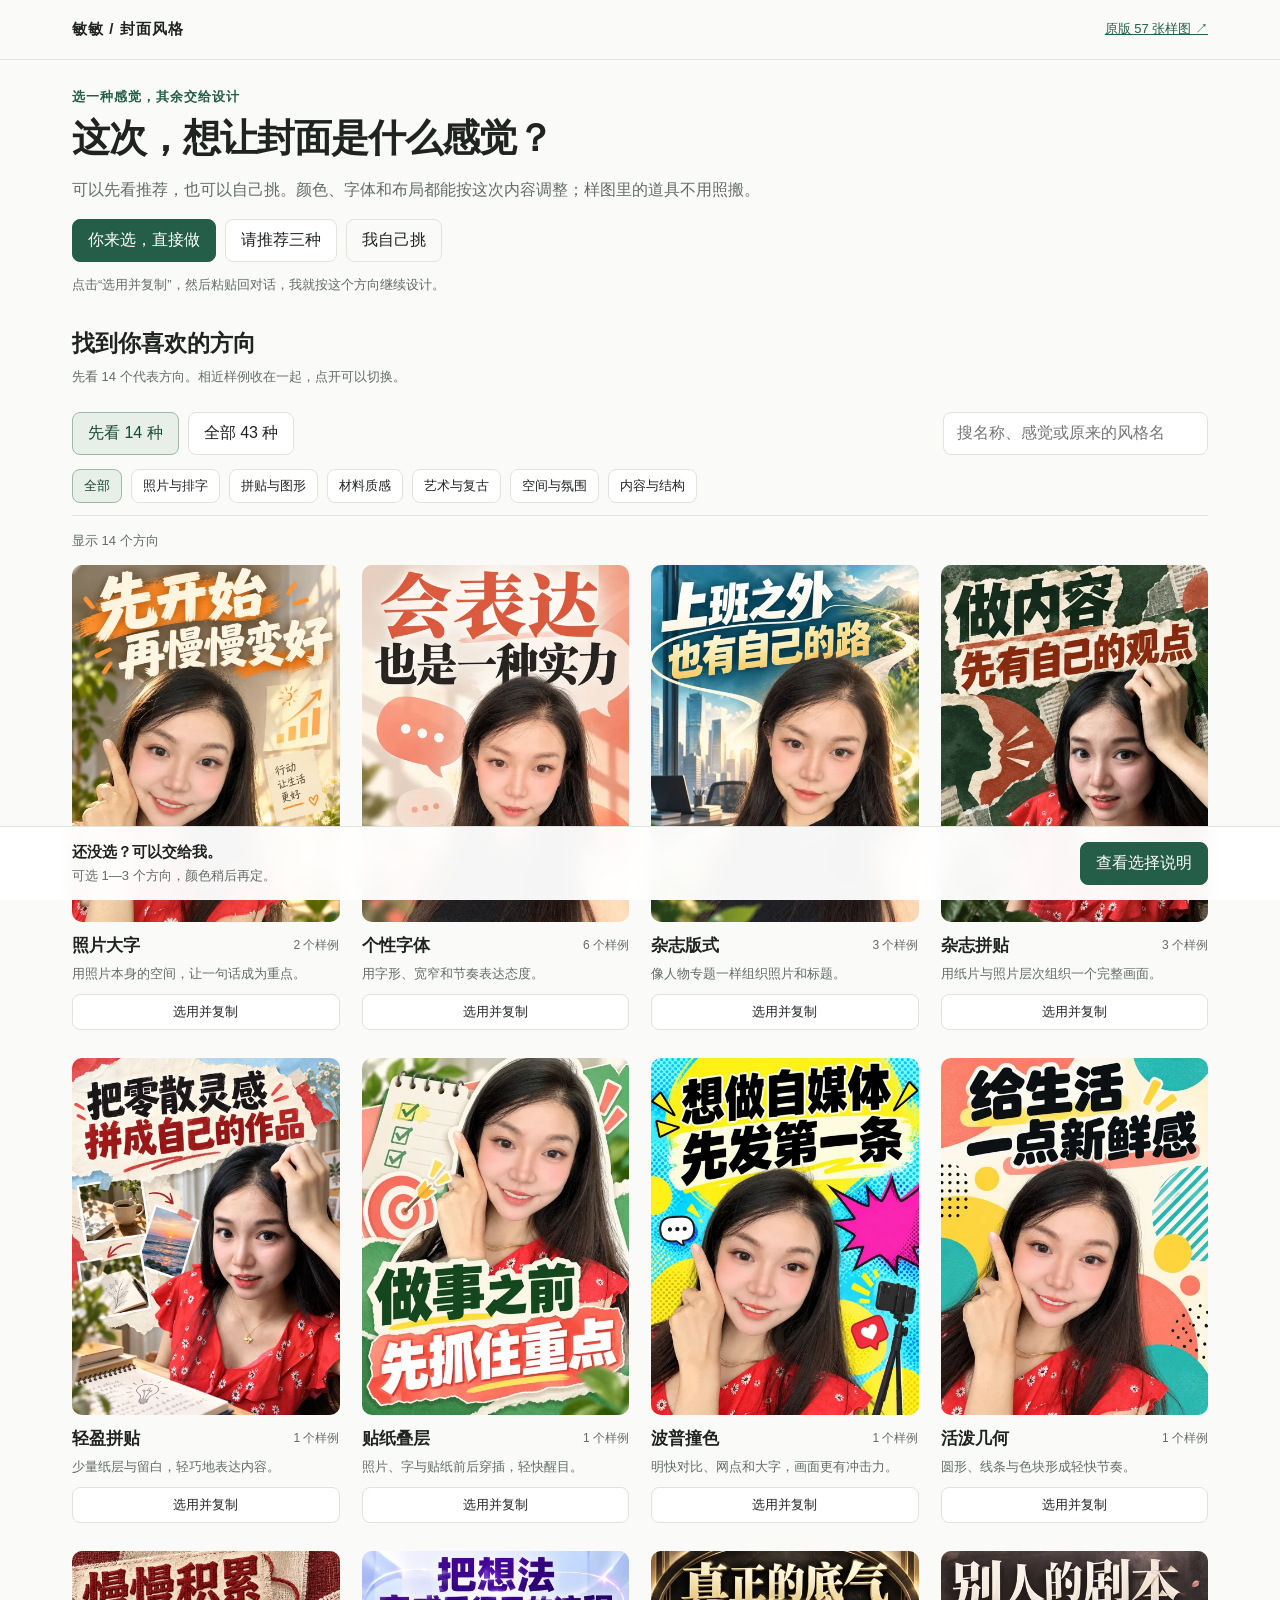
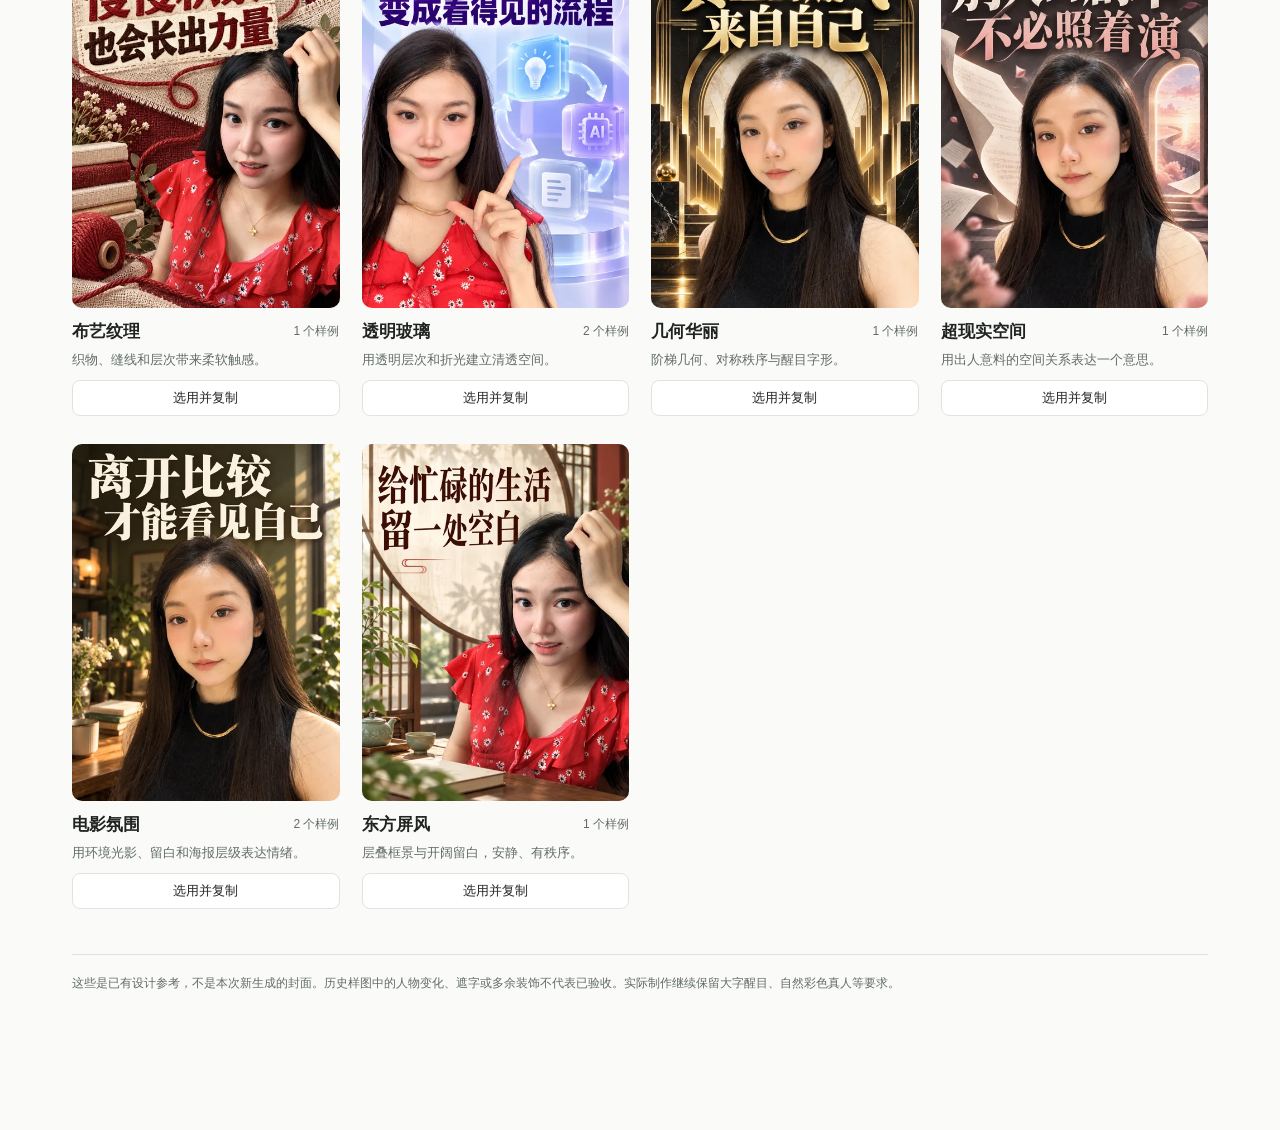
<file: assets/style-wall/index.html>
<!doctype html>
<html lang="zh-CN"><head><meta charset="utf-8"><meta name="viewport" content="width=device-width,initial-scale=1"><title>敏敏 · 选封面风格</title>
<style>
:root{font-family:-apple-system,BlinkMacSystemFont,"PingFang SC","Microsoft YaHei",sans-serif;color:#202421;background:#fafbf9;--green:#245e48;--line:#dfe4de;--muted:#626c65}*{box-sizing:border-box}body{margin:0;padding-bottom:115px}button,input,textarea{font:inherit}button{cursor:pointer}button,a,input,textarea{outline-offset:4px}button{border:1px solid var(--line);background:white;border-radius:8px;padding:10px 15px;color:inherit}button:hover{border-color:var(--green);background:#f0f5ef}button:disabled{opacity:.5;cursor:default}button.primary{background:var(--green);color:white;border-color:var(--green)}a{color:var(--green)}.wrap{max-width:1192px;margin:auto;padding:0 28px}.top{border-bottom:1px solid var(--line);padding:20px 0}.top .wrap{display:flex;justify-content:space-between;gap:20px}.brand{font-size:15px;font-weight:700;letter-spacing:1px}.top a{font-size:13px}.intro{padding:28px 0 14px}.eyebrow{color:var(--green);font-size:13px;font-weight:600;letter-spacing:1px}h1{font-size:38px;line-height:1.2;letter-spacing:-1px;margin:10px 0 14px;font-weight:650}.intro p{color:var(--muted);line-height:1.7;max-width:740px;margin:0 0 16px}.actions,.tabs,.filters,.chips{display:flex;gap:9px;flex-wrap:wrap}.secondary{background:transparent}.smallnote{font-size:13px;color:var(--muted);line-height:1.7}.section-head{display:flex;align-items:end;justify-content:space-between;gap:16px;margin:18px 0 12px}h2{font-size:23px;margin:0;font-weight:600}.section-head p{margin:7px 0 0}.recommend{padding-bottom:12px;border-bottom:1px solid var(--line)}.rec-grid{display:grid;grid-template-columns:repeat(3,minmax(0,1fr));gap:24px}.toolbar{position:relative;padding:12px 0 12px;border-bottom:1px solid var(--line);margin-bottom:14px}.browse-top{display:flex;justify-content:space-between;gap:16px;margin-bottom:14px}.tabs button[aria-pressed=true],.filters button[aria-pressed=true],.chips button[aria-pressed=true]{background:#e7efe8;color:#174a36;border-color:#9cbaa6}.filters button{font-size:13px;padding:7px 11px}.search{width:265px;padding:10px 13px;border:1px solid var(--line);border-radius:8px;background:white;min-width:0}.grid{display:grid;grid-template-columns:repeat(4,minmax(0,1fr));gap:28px 22px}.card{min-width:0}.imagebtn{display:block;width:100%;padding:0;border:0;border-radius:10px;overflow:hidden;position:relative;background:#e9ede7}.imagebtn img{display:block;width:100%;height:auto;aspect-ratio:3/4;object-fit:contain;transition:transform .2s}.imagebtn:hover img{transform:scale(1.02)}.tag{position:absolute;top:10px;left:10px;background:#ffffffed;border-radius:5px;padding:4px 7px;font-size:12px}.chosen{position:absolute;right:10px;top:10px;background:var(--green);color:white;border-radius:5px;padding:4px 8px;font-size:12px}.cardhead{display:flex;align-items:center;justify-content:space-between;margin:12px 0 6px;gap:8px}.card h3{font-size:17px;margin:0;font-weight:600}.cardhead span{font-size:12px;color:var(--muted);white-space:nowrap}.card p{font-size:13px;line-height:1.65;color:var(--muted);margin:0 0 10px}.card .pick{width:100%;font-size:13px;padding:8px}.card .reason{border-left:2px solid #8bad98;padding-left:10px;color:#245e48;margin:12px 0}.empty{padding:40px 0;color:var(--muted)}.bar{position:fixed;bottom:0;left:0;right:0;background:#fffffff5;border-top:1px solid var(--line);backdrop-filter:blur(10px);z-index:5;padding:15px 0}.bar .wrap{display:flex;justify-content:space-between;gap:15px;align-items:center}.bar p{margin:5px 0 0;color:var(--muted);font-size:13px}.bar-title{font-size:15px;font-weight:600}.bar .actions{flex-shrink:0}dialog{border:1px solid var(--line);border-radius:14px;padding:0;width:min(930px,calc(100% - 32px));max-height:90dvh;color:inherit;background:#fcfdfb}dialog::backdrop{background:#17271bb3}.dialog-head{display:flex;justify-content:space-between;align-items:center;padding:18px 24px;border-bottom:1px solid var(--line)}.dialog-head button{border:0;padding:7px 11px}.detail-body{display:grid;grid-template-columns:minmax(0,1fr) minmax(0,1fr);gap:26px;padding:24px}.detail-image{width:100%;aspect-ratio:3/4;object-fit:contain;background:#e8ece6;border-radius:8px}.detail-copy h3{font-size:27px;margin:5px 0 12px}.detail-copy p{line-height:1.8}.variants{display:flex;flex-wrap:wrap;gap:8px;margin:18px 0}.variants button{width:64px;padding:3px}.variants button[aria-pressed=true]{border:2px solid var(--green);padding:2px}.variants img{width:100%;display:block;aspect-ratio:3/4;object-fit:cover}.detail-copy .primary{width:100%;margin-top:20px}.detail-copy a{display:inline-block;margin-top:14px;font-size:13px}.selection{padding:24px}.selection-list{display:flex;flex-wrap:wrap;gap:8px;margin-bottom:22px}.selection-list button{font-size:13px}.selection label{display:block;margin:20px 0 9px;font-size:14px;font-weight:600}.selection input{width:100%;padding:11px;border:1px solid var(--line);border-radius:8px}.selection textarea{width:100%;min-height:170px;padding:12px;border:1px solid var(--line);border-radius:8px;line-height:1.6;background:white;resize:vertical;font-size:14px}.selection .actions{margin-top:15px}.toast{position:fixed;left:50%;bottom:100px;transform:translateX(-50%);padding:12px 20px;background:#203f2e;color:white;border-radius:8px;z-index:20;max-width:90%;font-size:14px}footer{margin:45px 0 20px;border-top:1px solid var(--line);padding-top:18px;color:var(--muted);font-size:12px;line-height:1.8}[hidden]{display:none!important}@media(max-width:850px){.grid{grid-template-columns:repeat(3,minmax(0,1fr))}.wrap{padding:0 20px}h1{font-size:36px}.detail-body{gap:18px;padding:18px}}@media(max-width:600px){.grid{grid-template-columns:repeat(2,minmax(0,1fr));gap:24px 13px}.rec-grid{grid-template-columns:1fr}.rec-grid .card{display:grid;grid-template-columns:110px minmax(0,1fr);gap:14px}.rec-grid .cardhead{margin-top:0}.wrap{padding:0 16px}.intro{padding:22px 0 10px}.intro>.smallnote{display:none}h1{font-size:28px}.section-head p{font-size:12px}.section-head{margin-top:10px}.browse-top{flex-direction:column}.search{width:100%}.detail-body{grid-template-columns:1fr}.detail-image{max-height:45dvh}.bar .wrap{align-items:flex-start}.bar .actions{max-width:145px}.bar button{font-size:13px;padding:9px 12px}.bar p{line-height:1.5}.section-head{align-items:start}.top .wrap{gap:10px}.top a{font-size:12px}.selection{padding:18px}.tag{font-size:11px;top:7px;left:7px}.cardhead{align-items:start}.cardhead span{display:none}}@media(prefers-reduced-motion:reduce){*{scroll-behavior:auto!important;transition:none!important}}
</style></head><body>
<header class="top"><div class="wrap"><span class="brand">敏敏 / 封面风格</span><a href="samples.html" target="_blank" rel="noopener">原版 57 张样图 ↗</a></div></header>
<main class="wrap"><section class="intro"><div class="eyebrow">选一种感觉，其余交给设计</div><h1>这次，想让封面是什么感觉？</h1><p>可以先看推荐，也可以自己挑。颜色、字体和布局都能按这次内容调整；样图里的道具不用照搬。</p><div class="actions"><button class="primary" id="delegate">你来选，直接做</button><button id="ask-recommend">请推荐三种</button><button class="secondary" id="browse">我自己挑</button></div><p class="smallnote" style="margin-top:12px;margin-bottom:0">点击“选用并复制”，然后粘贴回对话，我就按这个方向继续设计。</p></section>
<section class="recommend" id="recommend" hidden><div class="section-head"><div><h2 id="rec-title">这次推荐的三个方向</h2><p class="smallnote" id="rec-context"></p></div><button id="replace-rec">换一组推荐</button></div><div class="rec-grid" id="rec-grid"></div></section>
<section id="library"><div class="section-head"><div><h2>找到你喜欢的方向</h2><p class="smallnote">先看 14 个代表方向。相近样例收在一起，点开可以切换。</p></div></div><div class="toolbar"><div class="browse-top"><div class="tabs"><button data-mode="featured" aria-pressed="true">先看 14 种</button><button data-mode="all" aria-pressed="false">全部 43 种</button></div><input id="search" class="search" type="search" placeholder="搜名称、感觉或原来的风格名" aria-label="搜索风格"></div><div class="filters" id="filters"></div></div><p id="count" class="smallnote" aria-live="polite"></p><div id="grid" class="grid"></div><p class="empty" id="empty" hidden>没有找到这个方向。试试“拼贴”“玻璃”“电影”，或清空搜索。</p></section>
<footer>这些是已有设计参考，不是本次新生成的封面。历史样图中的人物变化、遮字或多余装饰不代表已验收。实际制作继续保留大字醒目、自然彩色真人等要求。</footer></main>
<div class="bar"><div class="wrap"><div><div class="bar-title" id="selection-title">还没选？可以交给我。</div><p id="selection-sub">可选 1—3 个方向，颜色稍后再定。</p></div><div class="actions"><button id="clear" hidden>清空</button><button class="primary" id="show-selection">查看选择说明</button></div></div></div>
<dialog id="detail"><div class="dialog-head"><span>看看这个方向</span><button data-close="detail" aria-label="关闭风格详情">关闭 ×</button></div><div class="detail-body"><img id="detail-image" class="detail-image" alt=""><div class="detail-copy"><div class="eyebrow" id="detail-category"></div><h3 id="detail-title"></h3><p id="detail-desc"></p><div class="variants" id="variants"></div><p class="smallnote" id="variant-name"></p><p class="smallnote">选的是设计方向，配色可以换。原图中的文字、位置和道具仅作参考，实际会按你的内容重新设计。</p><button class="primary" id="detail-select">选择这个方向</button><a id="original" target="_blank" rel="noopener">查看原始大图 ↗</a></div></div></dialog>
<dialog id="handoff"><div class="dialog-head"><span id="handoff-title">把选择带回对话</span><button data-close="handoff" aria-label="关闭选择说明">关闭 ×</button></div><div class="selection"><div id="selection-list" class="selection-list"></div><div id="preference-fields"><label>配色偏好（可不选）</label><div class="chips" id="palette"></div><label for="notes">还有什么想调整的？（可不填）</label><input id="notes" placeholder="比如：字窄一点，不要太花，背景保留原照片" maxlength="500"></div><label for="request">选择说明</label><textarea id="request" readonly></textarea><p class="smallnote">页面不会自动发送或生成。复制后粘贴到当前对话；也可以回到对话说“我选好了”，让我读取这里的选择。</p><div class="actions"><button class="primary" id="copy">复制选择说明</button><button data-close="handoff">继续挑选</button></div><p id="copy-status" class="smallnote" role="status"></p></div></dialog><div id="toast" class="toast" role="status" hidden></div>
<script id="picker-data" type="application/json">{"schema": "minmin-cover-style-navigation/v1", "categories": ["照片与排字", "拼贴与图形", "材料质感", "艺术与复古", "空间与氛围", "内容与结构"], "groups": [{"id": "photo", "category": "照片与排字", "name": "照片大字", "description": "用照片本身的空间，让一句话成为重点。", "members": ["wall-01", "wall-t-real-top"], "featured": true}, {"id": "type", "category": "照片与排字", "name": "个性字体", "description": "用字形、宽窄和节奏表达态度。", "members": ["wall-04", "wall-t-edit-type", "wall-r01", "wall-r02", "wall-r03", "wall-r04"], "featured": true}, {"id": "blocks", "category": "照片与排字", "name": "错位字块", "description": "文字错落排开，用色块加强节奏。", "members": ["wall-02"], "featured": false}, {"id": "editorial", "category": "照片与排字", "name": "杂志版式", "description": "像人物专题一样组织照片和标题。", "members": ["wall-03", "wall-26", "wall-30"], "featured": true}, {"id": "fashion", "category": "照片与排字", "name": "时尚大片", "description": "突出人物气质、留白和精致字形。", "members": ["wall-08"], "featured": false}, {"id": "natural", "category": "照片与排字", "name": "自然照片", "description": "保留日常照片的光线和真实感。", "members": ["wall-25"], "featured": false}, {"id": "diary", "category": "照片与排字", "name": "生活日记", "description": "亲近、温暖，像记录自己的某一天。", "members": ["wall-31"], "featured": false}, {"id": "moment", "category": "照片与排字", "name": "现场瞬间", "description": "保留镜头里的即时表情与现场感。", "members": ["wall-40"], "featured": false}, {"id": "collage", "category": "拼贴与图形", "name": "杂志拼贴", "description": "用纸片与照片层次组织一个完整画面。", "members": ["wall-09", "wall-t-real-block", "wall-w01"], "featured": true}, {"id": "light", "category": "拼贴与图形", "name": "轻盈拼贴", "description": "少量纸层与留白，轻巧地表达内容。", "members": ["wall-27"], "featured": true}, {"id": "sticker", "category": "拼贴与图形", "name": "贴纸叠层", "description": "照片、字与贴纸前后穿插，轻快醒目。", "members": ["wall-28"], "featured": true}, {"id": "pop", "category": "拼贴与图形", "name": "波普撞色", "description": "明快对比、网点和大字，画面更有冲击力。", "members": ["wall-11"], "featured": true}, {"id": "graphic", "category": "拼贴与图形", "name": "轻快图形", "description": "用清晰图形和轻松节奏陪衬真人照片。", "members": ["wall-12"], "featured": false}, {"id": "diagonal", "category": "拼贴与图形", "name": "斜线张力", "description": "用斜向色块和强烈排字表达行动感。", "members": ["wall-15"], "featured": false}, {"id": "paper", "category": "拼贴与图形", "name": "剪纸色块", "description": "清晰剪纸形状和浅浅叠层，简洁有立体感。", "members": ["wall-19"], "featured": false}, {"id": "dada", "category": "拼贴与图形", "name": "撕纸碰撞", "description": "用意外组合和撕纸层次表达反常识。", "members": ["wall-20"], "featured": false}, {"id": "playful", "category": "拼贴与图形", "name": "活泼几何", "description": "圆形、线条与色块形成轻快节奏。", "members": ["wall-37"], "featured": true}, {"id": "street", "category": "拼贴与图形", "name": "潮流海报", "description": "强烈大字、摄影碎片和利落图形。", "members": ["wall-38", "wall-41", "wall-n04"], "featured": false}, {"id": "textile", "category": "材料质感", "name": "布艺纹理", "description": "织物、缝线和层次带来柔软触感。", "members": ["wall-17"], "featured": true}, {"id": "lacquer", "category": "材料质感", "name": "漆面珠光", "description": "深色漆面与局部闪光，细腻而有分量。", "members": ["wall-23"], "featured": false}, {"id": "clay", "category": "材料质感", "name": "柔软陶土", "description": "柔和的立体形状，亲切、有手作感。", "members": ["wall-24"], "featured": false}, {"id": "glass", "category": "材料质感", "name": "透明玻璃", "description": "用透明层次和折光建立清透空间。", "members": ["wall-39", "wall-w02"], "featured": true}, {"id": "metal", "category": "材料质感", "name": "金属丝绸", "description": "反光与柔软材质相遇，形成质感对比。", "members": ["wall-n01"], "featured": false}, {"id": "mosaic", "category": "材料质感", "name": "彩玻光影", "description": "彩色玻璃与拼接块面带来通透光线。", "members": ["wall-n03"], "featured": false}, {"id": "print", "category": "艺术与复古", "name": "复古印刷", "description": "少量印刷色、纸感与轻微套印偏移。", "members": ["wall-10"], "featured": false}, {"id": "nouveau", "category": "艺术与复古", "name": "曲线花饰", "description": "流动曲线和装饰边框，优雅有节奏。", "members": ["wall-13"], "featured": false}, {"id": "deco", "category": "艺术与复古", "name": "几何华丽", "description": "阶梯几何、对称秩序与醒目字形。", "members": ["wall-14"], "featured": true}, {"id": "landscape", "category": "艺术与复古", "name": "东方山水", "description": "层叠形状与矿物色，留出东方空间感。", "members": ["wall-16"], "featured": false}, {"id": "woodcut", "category": "艺术与复古", "name": "复古版画", "description": "背景用套色与刻印纹理，真人保持彩色。", "members": ["wall-22"], "featured": false}, {"id": "advert", "category": "艺术与复古", "name": "复古广告", "description": "鲜明印刷层级与复古广告的自信感。", "members": ["wall-42"], "featured": false}, {"id": "metaphor", "category": "空间与氛围", "name": "视觉比喻", "description": "用一个清楚的画面关系表达内容。", "members": ["wall-05"], "featured": false}, {"id": "type-scene", "category": "空间与氛围", "name": "文字入景", "description": "让大字与画面的空间、材质发生联系。", "members": ["wall-06"], "featured": false}, {"id": "surreal", "category": "空间与氛围", "name": "超现实空间", "description": "用出人意料的空间关系表达一个意思。", "members": ["wall-18"], "featured": true}, {"id": "future", "category": "空间与氛围", "name": "未来展厅", "description": "开阔展示空间与大标题，清楚、有未来感。", "members": ["wall-32"], "featured": false}, {"id": "cinema", "category": "空间与氛围", "name": "电影氛围", "description": "用环境光影、留白和海报层级表达情绪。", "members": ["wall-34", "wall-w03"], "featured": true}, {"id": "giant", "category": "空间与氛围", "name": "大小反差", "description": "放大一个相关物件，让对比更直观。", "members": ["wall-36"], "featured": false}, {"id": "dream", "category": "空间与氛围", "name": "梦境舞台", "description": "轻盈、诗意，用空间关系承载想象。", "members": ["wall-43"], "featured": false}, {"id": "screen", "category": "空间与氛围", "name": "东方屏风", "description": "层叠框景与开阔留白，安静、有秩序。", "members": ["wall-n02"], "featured": true}, {"id": "list", "category": "内容与结构", "name": "清单重点", "description": "通过分组和主次突出真正重要的事。", "members": ["wall-29"], "featured": false}, {"id": "broadcast", "category": "内容与结构", "name": "节目现场", "description": "明确的标题层级与现场式图形框架。", "members": ["wall-33"], "featured": false}, {"id": "workspace", "category": "内容与结构", "name": "创作过程", "description": "用相关材料之间的关系表达创作方法。", "members": ["wall-35"], "featured": false}, {"id": "archive", "category": "内容与结构", "name": "知识档案", "description": "用资料层次与组织关系呈现知识。", "members": ["wall-44"], "featured": false}, {"id": "blueprint", "category": "内容与结构", "name": "结构线稿", "description": "用构造线与图形关系表达步骤或结构。", "members": ["wall-45"], "featured": false}], "samples": {"wall-01": {"originalName": "原照 · 上方大字", "thumbnail": "thumbnails/wall-01.webp", "original": "../samples/wall-01.png"}, "wall-02": {"originalName": "原照 · 错位字块", "thumbnail": "thumbnails/wall-02.webp", "original": "../samples/wall-02.png"}, "wall-03": {"originalName": "编辑 · 侧置人物", "thumbnail": "thumbnails/wall-03.webp", "original": "../samples/wall-03.png"}, "wall-04": {"originalName": "编辑 · 字体主导", "thumbnail": "thumbnails/wall-04.webp", "original": "../samples/wall-04.png"}, "wall-05": {"originalName": "创意 · 单一隐喻", "thumbnail": "thumbnails/wall-05.webp", "original": "../samples/wall-05.png"}, "wall-06": {"originalName": "创意 · 字与场景", "thumbnail": "thumbnails/wall-06.webp", "original": "../samples/wall-06.png"}, "wall-08": {"originalName": "时尚编辑", "thumbnail": "thumbnails/wall-08.webp", "original": "../samples/wall-08.png"}, "wall-09": {"originalName": "独立杂志拼贴", "thumbnail": "thumbnails/wall-09.webp", "original": "../samples/wall-09.png"}, "wall-10": {"originalName": "复古双色印刷", "thumbnail": "thumbnails/wall-10.webp", "original": "../samples/wall-10.png"}, "wall-11": {"originalName": "波普漫画", "thumbnail": "thumbnails/wall-11.webp", "original": "../samples/wall-11.png"}, "wall-12": {"originalName": "真人与手绘混合", "thumbnail": "thumbnails/wall-12.webp", "original": "../samples/wall-12.png"}, "wall-13": {"originalName": "新艺术招贴", "thumbnail": "thumbnails/wall-13.webp", "original": "../samples/wall-13.png"}, "wall-14": {"originalName": "Art Deco 装饰艺术", "thumbnail": "thumbnails/wall-14.webp", "original": "../samples/wall-14.png"}, "wall-15": {"originalName": "构成主义", "thumbnail": "thumbnails/wall-15.webp", "original": "../samples/wall-15.png"}, "wall-16": {"originalName": "青绿山水混合", "thumbnail": "thumbnails/wall-16.webp", "original": "../samples/wall-16.png"}, "wall-17": {"originalName": "织物拼贴", "thumbnail": "thumbnails/wall-17.webp", "original": "../samples/wall-17.png"}, "wall-18": {"originalName": "超现实摄影", "thumbnail": "thumbnails/wall-18.webp", "original": "../samples/wall-18.png"}, "wall-19": {"originalName": "剪纸色块", "thumbnail": "thumbnails/wall-19.webp", "original": "../samples/wall-19.png"}, "wall-20": {"originalName": "达达拼贴", "thumbnail": "thumbnails/wall-20.webp", "original": "../samples/wall-20.png"}, "wall-22": {"originalName": "中国套色木刻", "thumbnail": "thumbnails/wall-22.webp", "original": "../samples/wall-22.png"}, "wall-23": {"originalName": "漆画螺钿", "thumbnail": "thumbnails/wall-23.webp", "original": "../samples/wall-23.png"}, "wall-24": {"originalName": "陶土场景", "thumbnail": "thumbnails/wall-24.webp", "original": "../samples/wall-24.png"}, "wall-25": {"originalName": "A 自然摄影", "thumbnail": "thumbnails/wall-25.webp", "original": "../samples/wall-25.png"}, "wall-26": {"originalName": "B 现代编辑", "thumbnail": "thumbnails/wall-26.webp", "original": "../samples/wall-26.png"}, "wall-27": {"originalName": "C 轻拼贴", "thumbnail": "thumbnails/wall-27.webp", "original": "../samples/wall-27.png"}, "wall-28": {"originalName": "贴纸三明治", "thumbnail": "thumbnails/wall-28.webp", "original": "../samples/wall-28.png"}, "wall-29": {"originalName": "清单结构", "thumbnail": "thumbnails/wall-29.webp", "original": "../samples/wall-29.png"}, "wall-30": {"originalName": "杂志双区", "thumbnail": "thumbnails/wall-30.webp", "original": "../samples/wall-30.png"}, "wall-31": {"originalName": "生活日记", "thumbnail": "thumbnails/wall-31.webp", "original": "../samples/wall-31.png"}, "wall-32": {"originalName": "未来展会", "thumbnail": "thumbnails/wall-32.webp", "original": "../samples/wall-32.png"}, "wall-33": {"originalName": "电视现场", "thumbnail": "thumbnails/wall-33.webp", "original": "../samples/wall-33.png"}, "wall-34": {"originalName": "电影感版式", "thumbnail": "thumbnails/wall-34.webp", "original": "../samples/wall-34.png"}, "wall-35": {"originalName": "创作者工作台", "thumbnail": "thumbnails/wall-35.webp", "original": "../samples/wall-35.png"}, "wall-36": {"originalName": "超现实巨物", "thumbnail": "thumbnails/wall-36.webp", "original": "../samples/wall-36.png"}, "wall-37": {"originalName": "孟菲斯平面", "thumbnail": "thumbnails/wall-37.webp", "original": "../samples/wall-37.png"}, "wall-38": {"originalName": "野兽主义平面", "thumbnail": "thumbnails/wall-38.webp", "original": "../samples/wall-38.png"}, "wall-39": {"originalName": "清透材质科技", "thumbnail": "thumbnails/wall-39.webp", "original": "../samples/wall-39.png"}, "wall-40": {"originalName": "现场截图感", "thumbnail": "thumbnails/wall-40.webp", "original": "../samples/wall-40.png"}, "wall-41": {"originalName": "涂鸦海报", "thumbnail": "thumbnails/wall-41.webp", "original": "../samples/wall-41.png"}, "wall-42": {"originalName": "复古商业广告", "thumbnail": "thumbnails/wall-42.webp", "original": "../samples/wall-42.png"}, "wall-43": {"originalName": "梦境舞台", "thumbnail": "thumbnails/wall-43.webp", "original": "../samples/wall-43.png"}, "wall-44": {"originalName": "知识档案馆", "thumbnail": "thumbnails/wall-44.webp", "original": "../samples/wall-44.png"}, "wall-45": {"originalName": "蓝图设计", "thumbnail": "thumbnails/wall-45.webp", "original": "../samples/wall-45.png"}, "wall-t-real-top": {"originalName": "原照大字", "thumbnail": "thumbnails/wall-t-real-top.webp", "original": "../samples/wall-t-real-top.png"}, "wall-t-edit-type": {"originalName": "字体主导", "thumbnail": "thumbnails/wall-t-edit-type.webp", "original": "../samples/wall-t-edit-type.png"}, "wall-t-real-block": {"originalName": "纸片拼贴", "thumbnail": "thumbnails/wall-t-real-block.webp", "original": "../samples/wall-t-real-block.png"}, "wall-r01": {"originalName": "窄长重字", "thumbnail": "thumbnails/wall-r01.webp", "original": "../samples/wall-r01.png"}, "wall-r02": {"originalName": "疏密错位", "thumbnail": "thumbnails/wall-r02.webp", "original": "../samples/wall-r02.png"}, "wall-r03": {"originalName": "空实叠字", "thumbnail": "thumbnails/wall-r03.webp", "original": "../samples/wall-r03.png"}, "wall-r04": {"originalName": "几何节奏", "thumbnail": "thumbnails/wall-r04.webp", "original": "../samples/wall-r04.png"}, "wall-w01": {"originalName": "摄影拼贴 · 色纸与空间", "thumbnail": "thumbnails/wall-w01.webp", "original": "../samples/wall-w01.png"}, "wall-w02": {"originalName": "透明空间 · 清透叠层", "thumbnail": "thumbnails/wall-w02.webp", "original": "../samples/wall-w02.png"}, "wall-w03": {"originalName": "电影光影 · 环境叙事", "thumbnail": "thumbnails/wall-w03.webp", "original": "../samples/wall-w03.png"}, "wall-n01": {"originalName": "金属与丝绸", "thumbnail": "thumbnails/wall-n01.webp", "original": "../samples/wall-n01.png"}, "wall-n02": {"originalName": "东方屏风空间", "thumbnail": "thumbnails/wall-n02.webp", "original": "../samples/wall-n02.png"}, "wall-n03": {"originalName": "彩色玻璃马赛克", "thumbnail": "thumbnails/wall-n03.webp", "original": "../samples/wall-n03.png"}, "wall-n04": {"originalName": "潮流摄影拼贴", "thumbnail": "thumbnails/wall-n04.webp", "original": "../samples/wall-n04.png"}}, "title": "", "recommendations": []}</script>
<script>
'use strict';
const data=JSON.parse(document.getElementById('picker-data').textContent);
const groups=data.groups, samples=data.samples;
const $=id=>document.getElementById(id);
const state={mode:'featured',category:'全部',search:'',selected:new Map(),palette:'交给你搭配',intent:'select',detail:null,variant:null};
const palettes=['交给你搭配','清爽明亮','温暖柔和','鲜明撞色','低饱和'];
function element(tag,cls,text){const e=document.createElement(tag);if(cls)e.className=cls;if(text!==undefined)e.textContent=text;return e;}
let toastTimer;function toast(text){$('toast').textContent=text;$('toast').hidden=false;clearTimeout(toastTimer);toastTimer=setTimeout(()=>$('toast').hidden=true,2800);}
function showDialog(id){if(!$(id).open)$(id).showModal();}
function card(g,reason){const article=element('article','card');const imageButton=element('button','imagebtn');imageButton.setAttribute('aria-label','查看'+g.name);const chosen=state.selected.get(g.id);const s=samples[chosen||g.members[0]];const img=element('img');img.src=s.thumbnail;img.alt=g.name+'风格样例';img.loading='lazy';img.width=360;img.height=480;imageButton.append(img);if(chosen)imageButton.append(element('span','chosen','已选'));imageButton.onclick=()=>openDetail(g.id);article.append(imageButton);const info=element('div','cardinfo');const h=element('div','cardhead');h.append(element('h3','',g.name),element('span','',g.members.length>1?g.members.length+' 个样例':'1 个样例'));info.append(h,element('p','',g.description));if(reason)info.append(element('p','reason',reason));const pick=element('button','pick',chosen?'已选 · 再次复制':'选用并复制');pick.onclick=()=>selectAndCopy(g.id,chosen||g.members[0]);info.append(pick);article.append(info);return article;}
function render(){const text=state.search.trim().toLowerCase();const visible=groups.filter(g=>(state.mode==='all'||g.featured)&&(state.category==='全部'||g.category===state.category)&&(!text||[g.name,g.description,g.category,...g.members.map(i=>samples[i].originalName)].join(' ').toLowerCase().includes(text)));$('grid').replaceChildren(...visible.map(g=>card(g)));$('empty').hidden=visible.length>0;$('count').textContent='显示 '+visible.length+' 个方向';document.querySelectorAll('[data-mode]').forEach(b=>b.setAttribute('aria-pressed',String(b.dataset.mode===state.mode)));$('filters').replaceChildren(...['全部',...data.categories].map(c=>{const b=element('button','',c);b.setAttribute('aria-pressed',String(c===state.category));b.onclick=()=>{state.category=c;if(c!=='全部')state.mode='all';render();};return b;}));renderRec();updateBar();}
function renderRec(){const recs=data.recommendations||[];$('recommend').hidden=!recs.length;if(!recs.length)return;$('rec-context').textContent=(data.title?'围绕「'+data.title+'」推荐。':'')+'以下是已有样例，用来选方向。';$('rec-grid').replaceChildren(...recs.map(r=>card(groups.find(g=>g.id===r.group),r.reason)));}
function updateBar(){const selected=[...state.selected.keys()].map(id=>groups.find(g=>g.id===id).name);$('selection-title').textContent=selected.length?'已选 '+selected.length+' 个方向':'还没选？可以交给我。';$('selection-sub').textContent=selected.length?selected.join(' / '):'可选 1—3 个方向，颜色稍后再定。';$('clear').hidden=!selected.length;}
function openDetail(id){const g=groups.find(g=>g.id===id);state.detail=id;state.variant=state.selected.get(id)||g.members[0];$('detail-category').textContent=g.category;$('detail-title').textContent=g.name;$('detail-desc').textContent=g.description;renderDetail();showDialog('detail');}
function renderDetail(){const g=groups.find(g=>g.id===state.detail),s=samples[state.variant];$('detail-image').src=s.thumbnail;$('detail-image').alt=g.name+' · '+s.originalName;$('original').href=s.original;$('variant-name').textContent='原样例名称：'+s.originalName+'。不同样例可借鉴不同的字形与布局。';$('variants').replaceChildren(...g.members.map((id,i)=>{const b=element('button');b.setAttribute('aria-label','样例 '+(i+1)+'：'+samples[id].originalName);b.setAttribute('aria-pressed',String(id===state.variant));const img=element('img');img.src=samples[id].thumbnail;img.alt='样例 '+(i+1);b.append(img);b.onclick=()=>{state.variant=id;renderDetail();};return b;}));$('detail-select').textContent=state.selected.has(g.id)?'更新并复制':'选用并复制';}
async function copySelectionText(){const text=$('request').value;try{await navigator.clipboard.writeText(text);return true;}catch{const input=element('textarea');input.value=text;input.style.cssText='position:fixed;top:0;left:0;opacity:0;pointer-events:none';const host=$('handoff').open?$('handoff'):document.body;host.append(input);input.focus();input.select();let copied=false;try{copied=document.execCommand('copy');}catch{}input.remove();return copied;}}
async function selectAndCopy(group,variant){if(!state.selected.has(group)&&state.selected.size>=3){toast('已选三个方向。先移除一个，再添加新的。');return;}state.selected.set(group,variant);state.intent='select';if($('detail').open)$('detail').close();render();renderSelection();const copied=await copySelectionText();if(copied){const message='已复制'+(state.selected.size>1?' '+state.selected.size+' 个方向':'')+'，请粘贴回对话。';toast(message);$('selection-sub').textContent=message;}else{showDialog('handoff');$('request').focus();$('request').select();$('copy-status').textContent='浏览器未允许自动复制，已选中文字。请按 ⌘C（Windows：Ctrl+C）复制，再粘贴回对话。';}}
$('detail-select').onclick=()=>selectAndCopy(state.detail,state.variant);
function requestText(){const prefix=data.title?'封面文字：'+data.title+'\n':'';if(state.intent==='delegate')return prefix+'请结合我们已讨论的内容与本次照片，帮我选择合适的封面风格并直接制作三张有区别的候选。保留已明确的文字、人物和配色要求，不需要我再选风格。';if(state.intent==='recommend'||state.intent==='replace')return prefix+(state.intent==='replace'?'请换一组三种不同方向的封面风格推荐，避开刚才这组。':'请结合我们已讨论的内容与照片，推荐三种有区别的封面风格。')+'先展示已有样例，并说明各自适合本次内容的原因；此时不生成新图。';const lines=[prefix+'我选的封面方向：'];for(const [id,sample]of state.selected){const g=groups.find(g=>g.id===id);lines.push('• '+g.name+'；参考样例「'+samples[sample].originalName+'」（style_id: '+sample+'）');}lines.push('配色偏好：'+state.palette+'。样图颜色不固定，人物保留自然原色。');if($('notes').value.trim())lines.push('其他偏好：'+$('notes').value.trim());lines.push('请按本轮内容和原照片重新设计，保留已经确认的要求；样例布局与道具不照搬。');return lines.join('\n');}
function renderSelection(){const choosing=state.intent==='select';$('handoff-title').textContent=choosing?'把选择带回对话':state.intent==='delegate'?'交给我来选':'带回对话，获取内容推荐';$('preference-fields').hidden=!choosing;$('selection-list').replaceChildren(...[...state.selected].map(([id])=>{const g=groups.find(g=>g.id===id);const b=element('button','',g.name+' ×');b.setAttribute('aria-label','移除'+g.name);b.onclick=()=>{state.selected.delete(id);render();if(!state.selected.size){$('handoff').close();toast('选择已清空，可以重新挑选。');}else renderSelection();};return b;}));$('selection-list').hidden=!choosing;$('palette').replaceChildren(...palettes.map(c=>{const b=element('button','',c);b.setAttribute('aria-pressed',String(c===state.palette));b.onclick=()=>{state.palette=c;renderSelection();};return b;}));$('request').value=requestText();$('copy-status').textContent='';}
function handoff(intent){if(intent==='select'&&!state.selected.size){toast('先选一个方向，或点击“你来选，直接做”。');return;}state.intent=intent;renderSelection();showDialog('handoff');}
$('show-selection').onclick=()=>handoff('select');$('delegate').onclick=()=>handoff('delegate');$('ask-recommend').onclick=()=>handoff('recommend');$('replace-rec').onclick=()=>handoff('replace');$('clear').onclick=()=>{state.selected.clear();render();};$('notes').oninput=()=>{$('request').value=requestText();};$('copy').onclick=async()=>{if(await copySelectionText()){$('copy-status').textContent='已复制，请粘贴回对话。';}else{$('request').focus();$('request').select();$('copy-status').textContent='浏览器未允许自动复制，已选中文字。请按 ⌘C（Windows：Ctrl+C）复制，再粘贴回对话。';}};
document.querySelectorAll('[data-close]').forEach(b=>b.onclick=()=>$(b.dataset.close).close());document.querySelectorAll('[data-mode]').forEach(b=>b.onclick=()=>{state.mode=b.dataset.mode;state.category='全部';render();});$('search').oninput=e=>{state.search=e.target.value;if(state.search.trim())state.mode='all';render();};$('browse').onclick=()=>$('library').scrollIntoView({behavior:matchMedia('(prefers-reduced-motion: reduce)').matches?'auto':'smooth'});render();
</script></body></html>
</file>
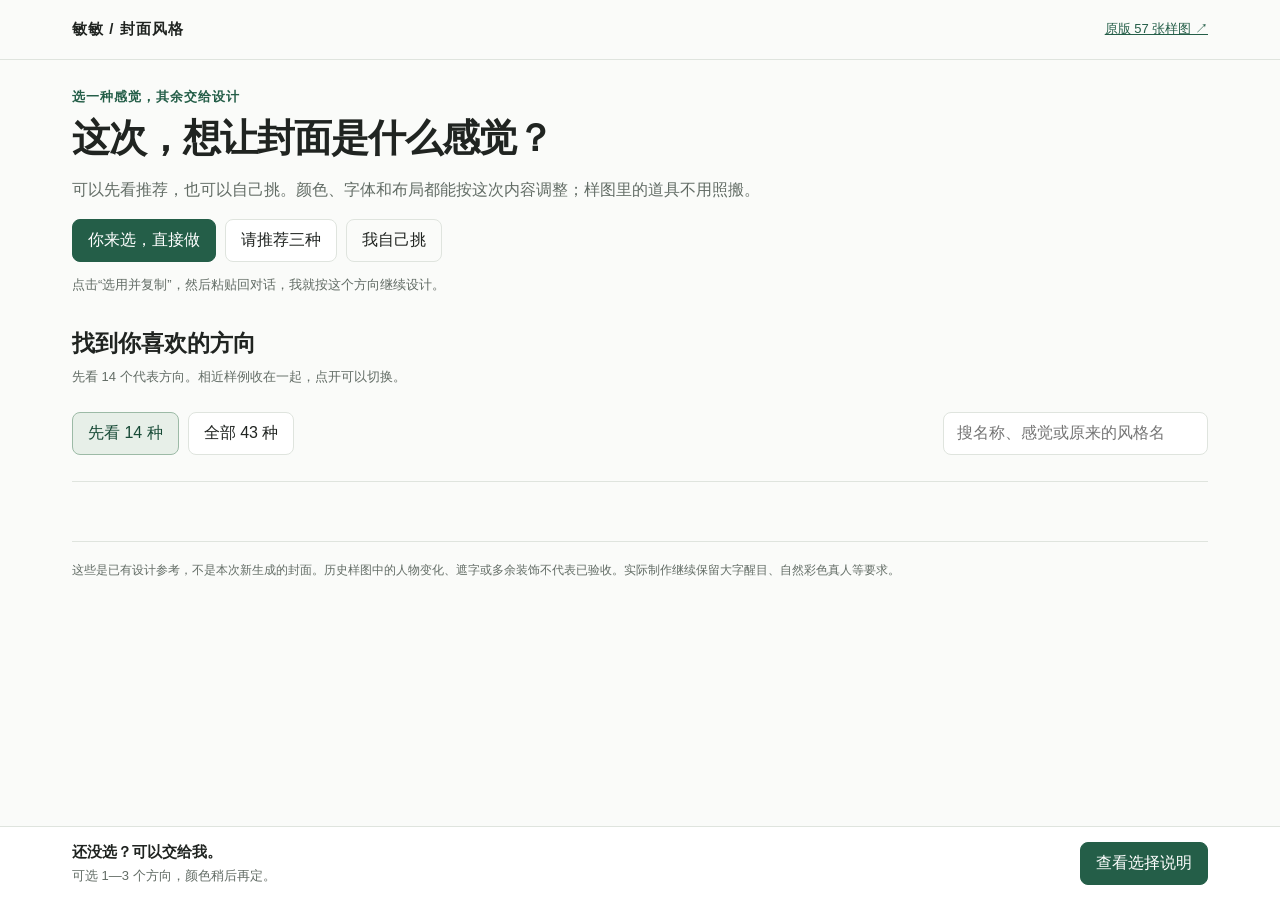
<file: references/style-picker-template.html>
<!doctype html>
<html lang="zh-CN"><head><meta charset="utf-8"><meta name="viewport" content="width=device-width,initial-scale=1"><title>敏敏 · 选封面风格</title>
<style>
:root{font-family:-apple-system,BlinkMacSystemFont,"PingFang SC","Microsoft YaHei",sans-serif;color:#202421;background:#fafbf9;--green:#245e48;--line:#dfe4de;--muted:#626c65}*{box-sizing:border-box}body{margin:0;padding-bottom:115px}button,input,textarea{font:inherit}button{cursor:pointer}button,a,input,textarea{outline-offset:4px}button{border:1px solid var(--line);background:white;border-radius:8px;padding:10px 15px;color:inherit}button:hover{border-color:var(--green);background:#f0f5ef}button:disabled{opacity:.5;cursor:default}button.primary{background:var(--green);color:white;border-color:var(--green)}a{color:var(--green)}.wrap{max-width:1192px;margin:auto;padding:0 28px}.top{border-bottom:1px solid var(--line);padding:20px 0}.top .wrap{display:flex;justify-content:space-between;gap:20px}.brand{font-size:15px;font-weight:700;letter-spacing:1px}.top a{font-size:13px}.intro{padding:28px 0 14px}.eyebrow{color:var(--green);font-size:13px;font-weight:600;letter-spacing:1px}h1{font-size:38px;line-height:1.2;letter-spacing:-1px;margin:10px 0 14px;font-weight:650}.intro p{color:var(--muted);line-height:1.7;max-width:740px;margin:0 0 16px}.actions,.tabs,.filters,.chips{display:flex;gap:9px;flex-wrap:wrap}.secondary{background:transparent}.smallnote{font-size:13px;color:var(--muted);line-height:1.7}.section-head{display:flex;align-items:end;justify-content:space-between;gap:16px;margin:18px 0 12px}h2{font-size:23px;margin:0;font-weight:600}.section-head p{margin:7px 0 0}.recommend{padding-bottom:12px;border-bottom:1px solid var(--line)}.rec-grid{display:grid;grid-template-columns:repeat(3,minmax(0,1fr));gap:24px}.toolbar{position:relative;padding:12px 0 12px;border-bottom:1px solid var(--line);margin-bottom:14px}.browse-top{display:flex;justify-content:space-between;gap:16px;margin-bottom:14px}.tabs button[aria-pressed=true],.filters button[aria-pressed=true],.chips button[aria-pressed=true]{background:#e7efe8;color:#174a36;border-color:#9cbaa6}.filters button{font-size:13px;padding:7px 11px}.search{width:265px;padding:10px 13px;border:1px solid var(--line);border-radius:8px;background:white;min-width:0}.grid{display:grid;grid-template-columns:repeat(4,minmax(0,1fr));gap:28px 22px}.card{min-width:0}.imagebtn{display:block;width:100%;padding:0;border:0;border-radius:10px;overflow:hidden;position:relative;background:#e9ede7}.imagebtn img{display:block;width:100%;height:auto;aspect-ratio:3/4;object-fit:contain;transition:transform .2s}.imagebtn:hover img{transform:scale(1.02)}.tag{position:absolute;top:10px;left:10px;background:#ffffffed;border-radius:5px;padding:4px 7px;font-size:12px}.chosen{position:absolute;right:10px;top:10px;background:var(--green);color:white;border-radius:5px;padding:4px 8px;font-size:12px}.cardhead{display:flex;align-items:center;justify-content:space-between;margin:12px 0 6px;gap:8px}.card h3{font-size:17px;margin:0;font-weight:600}.cardhead span{font-size:12px;color:var(--muted);white-space:nowrap}.card p{font-size:13px;line-height:1.65;color:var(--muted);margin:0 0 10px}.card .pick{width:100%;font-size:13px;padding:8px}.card .reason{border-left:2px solid #8bad98;padding-left:10px;color:#245e48;margin:12px 0}.empty{padding:40px 0;color:var(--muted)}.bar{position:fixed;bottom:0;left:0;right:0;background:#fffffff5;border-top:1px solid var(--line);backdrop-filter:blur(10px);z-index:5;padding:15px 0}.bar .wrap{display:flex;justify-content:space-between;gap:15px;align-items:center}.bar p{margin:5px 0 0;color:var(--muted);font-size:13px}.bar-title{font-size:15px;font-weight:600}.bar .actions{flex-shrink:0}dialog{border:1px solid var(--line);border-radius:14px;padding:0;width:min(930px,calc(100% - 32px));max-height:90dvh;color:inherit;background:#fcfdfb}dialog::backdrop{background:#17271bb3}.dialog-head{display:flex;justify-content:space-between;align-items:center;padding:18px 24px;border-bottom:1px solid var(--line)}.dialog-head button{border:0;padding:7px 11px}.detail-body{display:grid;grid-template-columns:minmax(0,1fr) minmax(0,1fr);gap:26px;padding:24px}.detail-image{width:100%;aspect-ratio:3/4;object-fit:contain;background:#e8ece6;border-radius:8px}.detail-copy h3{font-size:27px;margin:5px 0 12px}.detail-copy p{line-height:1.8}.variants{display:flex;flex-wrap:wrap;gap:8px;margin:18px 0}.variants button{width:64px;padding:3px}.variants button[aria-pressed=true]{border:2px solid var(--green);padding:2px}.variants img{width:100%;display:block;aspect-ratio:3/4;object-fit:cover}.detail-copy .primary{width:100%;margin-top:20px}.detail-copy a{display:inline-block;margin-top:14px;font-size:13px}.selection{padding:24px}.selection-list{display:flex;flex-wrap:wrap;gap:8px;margin-bottom:22px}.selection-list button{font-size:13px}.selection label{display:block;margin:20px 0 9px;font-size:14px;font-weight:600}.selection input{width:100%;padding:11px;border:1px solid var(--line);border-radius:8px}.selection textarea{width:100%;min-height:170px;padding:12px;border:1px solid var(--line);border-radius:8px;line-height:1.6;background:white;resize:vertical;font-size:14px}.selection .actions{margin-top:15px}.toast{position:fixed;left:50%;bottom:100px;transform:translateX(-50%);padding:12px 20px;background:#203f2e;color:white;border-radius:8px;z-index:20;max-width:90%;font-size:14px}footer{margin:45px 0 20px;border-top:1px solid var(--line);padding-top:18px;color:var(--muted);font-size:12px;line-height:1.8}[hidden]{display:none!important}@media(max-width:850px){.grid{grid-template-columns:repeat(3,minmax(0,1fr))}.wrap{padding:0 20px}h1{font-size:36px}.detail-body{gap:18px;padding:18px}}@media(max-width:600px){.grid{grid-template-columns:repeat(2,minmax(0,1fr));gap:24px 13px}.rec-grid{grid-template-columns:1fr}.rec-grid .card{display:grid;grid-template-columns:110px minmax(0,1fr);gap:14px}.rec-grid .cardhead{margin-top:0}.wrap{padding:0 16px}.intro{padding:22px 0 10px}.intro>.smallnote{display:none}h1{font-size:28px}.section-head p{font-size:12px}.section-head{margin-top:10px}.browse-top{flex-direction:column}.search{width:100%}.detail-body{grid-template-columns:1fr}.detail-image{max-height:45dvh}.bar .wrap{align-items:flex-start}.bar .actions{max-width:145px}.bar button{font-size:13px;padding:9px 12px}.bar p{line-height:1.5}.section-head{align-items:start}.top .wrap{gap:10px}.top a{font-size:12px}.selection{padding:18px}.tag{font-size:11px;top:7px;left:7px}.cardhead{align-items:start}.cardhead span{display:none}}@media(prefers-reduced-motion:reduce){*{scroll-behavior:auto!important;transition:none!important}}
</style></head><body>
<header class="top"><div class="wrap"><span class="brand">敏敏 / 封面风格</span><a href="__ARCHIVE__" target="_blank" rel="noopener">原版 57 张样图 ↗</a></div></header>
<main class="wrap"><section class="intro"><div class="eyebrow">选一种感觉，其余交给设计</div><h1>这次，想让封面是什么感觉？</h1><p>可以先看推荐，也可以自己挑。颜色、字体和布局都能按这次内容调整；样图里的道具不用照搬。</p><div class="actions"><button class="primary" id="delegate">你来选，直接做</button><button id="ask-recommend">请推荐三种</button><button class="secondary" id="browse">我自己挑</button></div><p class="smallnote" style="margin-top:12px;margin-bottom:0">点击“选用并复制”，然后粘贴回对话，我就按这个方向继续设计。</p></section>
<section class="recommend" id="recommend" hidden><div class="section-head"><div><h2 id="rec-title">这次推荐的三个方向</h2><p class="smallnote" id="rec-context"></p></div><button id="replace-rec">换一组推荐</button></div><div class="rec-grid" id="rec-grid"></div></section>
<section id="library"><div class="section-head"><div><h2>找到你喜欢的方向</h2><p class="smallnote">先看 14 个代表方向。相近样例收在一起，点开可以切换。</p></div></div><div class="toolbar"><div class="browse-top"><div class="tabs"><button data-mode="featured" aria-pressed="true">先看 14 种</button><button data-mode="all" aria-pressed="false">全部 43 种</button></div><input id="search" class="search" type="search" placeholder="搜名称、感觉或原来的风格名" aria-label="搜索风格"></div><div class="filters" id="filters"></div></div><p id="count" class="smallnote" aria-live="polite"></p><div id="grid" class="grid"></div><p class="empty" id="empty" hidden>没有找到这个方向。试试“拼贴”“玻璃”“电影”，或清空搜索。</p></section>
<footer>这些是已有设计参考，不是本次新生成的封面。历史样图中的人物变化、遮字或多余装饰不代表已验收。实际制作继续保留大字醒目、自然彩色真人等要求。</footer></main>
<div class="bar"><div class="wrap"><div><div class="bar-title" id="selection-title">还没选？可以交给我。</div><p id="selection-sub">可选 1—3 个方向，颜色稍后再定。</p></div><div class="actions"><button id="clear" hidden>清空</button><button class="primary" id="show-selection">查看选择说明</button></div></div></div>
<dialog id="detail"><div class="dialog-head"><span>看看这个方向</span><button data-close="detail" aria-label="关闭风格详情">关闭 ×</button></div><div class="detail-body"><img id="detail-image" class="detail-image" alt=""><div class="detail-copy"><div class="eyebrow" id="detail-category"></div><h3 id="detail-title"></h3><p id="detail-desc"></p><div class="variants" id="variants"></div><p class="smallnote" id="variant-name"></p><p class="smallnote">选的是设计方向，配色可以换。原图中的文字、位置和道具仅作参考，实际会按你的内容重新设计。</p><button class="primary" id="detail-select">选择这个方向</button><a id="original" target="_blank" rel="noopener">查看原始大图 ↗</a></div></div></dialog>
<dialog id="handoff"><div class="dialog-head"><span id="handoff-title">把选择带回对话</span><button data-close="handoff" aria-label="关闭选择说明">关闭 ×</button></div><div class="selection"><div id="selection-list" class="selection-list"></div><div id="preference-fields"><label>配色偏好（可不选）</label><div class="chips" id="palette"></div><label for="notes">还有什么想调整的？（可不填）</label><input id="notes" placeholder="比如：字窄一点，不要太花，背景保留原照片" maxlength="500"></div><label for="request">选择说明</label><textarea id="request" readonly></textarea><p class="smallnote">页面不会自动发送或生成。复制后粘贴到当前对话；也可以回到对话说“我选好了”，让我读取这里的选择。</p><div class="actions"><button class="primary" id="copy">复制选择说明</button><button data-close="handoff">继续挑选</button></div><p id="copy-status" class="smallnote" role="status"></p></div></dialog><div id="toast" class="toast" role="status" hidden></div>
<script id="picker-data" type="application/json">__DATA__</script>
<script>
'use strict';
const data=JSON.parse(document.getElementById('picker-data').textContent);
const groups=data.groups, samples=data.samples;
const $=id=>document.getElementById(id);
const state={mode:'featured',category:'全部',search:'',selected:new Map(),palette:'交给你搭配',intent:'select',detail:null,variant:null};
const palettes=['交给你搭配','清爽明亮','温暖柔和','鲜明撞色','低饱和'];
function element(tag,cls,text){const e=document.createElement(tag);if(cls)e.className=cls;if(text!==undefined)e.textContent=text;return e;}
let toastTimer;function toast(text){$('toast').textContent=text;$('toast').hidden=false;clearTimeout(toastTimer);toastTimer=setTimeout(()=>$('toast').hidden=true,2800);}
function showDialog(id){if(!$(id).open)$(id).showModal();}
function card(g,reason){const article=element('article','card');const imageButton=element('button','imagebtn');imageButton.setAttribute('aria-label','查看'+g.name);const chosen=state.selected.get(g.id);const s=samples[chosen||g.members[0]];const img=element('img');img.src=s.thumbnail;img.alt=g.name+'风格样例';img.loading='lazy';img.width=360;img.height=480;imageButton.append(img);if(chosen)imageButton.append(element('span','chosen','已选'));imageButton.onclick=()=>openDetail(g.id);article.append(imageButton);const info=element('div','cardinfo');const h=element('div','cardhead');h.append(element('h3','',g.name),element('span','',g.members.length>1?g.members.length+' 个样例':'1 个样例'));info.append(h,element('p','',g.description));if(reason)info.append(element('p','reason',reason));const pick=element('button','pick',chosen?'已选 · 再次复制':'选用并复制');pick.onclick=()=>selectAndCopy(g.id,chosen||g.members[0]);info.append(pick);article.append(info);return article;}
function render(){const text=state.search.trim().toLowerCase();const visible=groups.filter(g=>(state.mode==='all'||g.featured)&&(state.category==='全部'||g.category===state.category)&&(!text||[g.name,g.description,g.category,...g.members.map(i=>samples[i].originalName)].join(' ').toLowerCase().includes(text)));$('grid').replaceChildren(...visible.map(g=>card(g)));$('empty').hidden=visible.length>0;$('count').textContent='显示 '+visible.length+' 个方向';document.querySelectorAll('[data-mode]').forEach(b=>b.setAttribute('aria-pressed',String(b.dataset.mode===state.mode)));$('filters').replaceChildren(...['全部',...data.categories].map(c=>{const b=element('button','',c);b.setAttribute('aria-pressed',String(c===state.category));b.onclick=()=>{state.category=c;if(c!=='全部')state.mode='all';render();};return b;}));renderRec();updateBar();}
function renderRec(){const recs=data.recommendations||[];$('recommend').hidden=!recs.length;if(!recs.length)return;$('rec-context').textContent=(data.title?'围绕「'+data.title+'」推荐。':'')+'以下是已有样例，用来选方向。';$('rec-grid').replaceChildren(...recs.map(r=>card(groups.find(g=>g.id===r.group),r.reason)));}
function updateBar(){const selected=[...state.selected.keys()].map(id=>groups.find(g=>g.id===id).name);$('selection-title').textContent=selected.length?'已选 '+selected.length+' 个方向':'还没选？可以交给我。';$('selection-sub').textContent=selected.length?selected.join(' / '):'可选 1—3 个方向，颜色稍后再定。';$('clear').hidden=!selected.length;}
function openDetail(id){const g=groups.find(g=>g.id===id);state.detail=id;state.variant=state.selected.get(id)||g.members[0];$('detail-category').textContent=g.category;$('detail-title').textContent=g.name;$('detail-desc').textContent=g.description;renderDetail();showDialog('detail');}
function renderDetail(){const g=groups.find(g=>g.id===state.detail),s=samples[state.variant];$('detail-image').src=s.thumbnail;$('detail-image').alt=g.name+' · '+s.originalName;$('original').href=s.original;$('variant-name').textContent='原样例名称：'+s.originalName+'。不同样例可借鉴不同的字形与布局。';$('variants').replaceChildren(...g.members.map((id,i)=>{const b=element('button');b.setAttribute('aria-label','样例 '+(i+1)+'：'+samples[id].originalName);b.setAttribute('aria-pressed',String(id===state.variant));const img=element('img');img.src=samples[id].thumbnail;img.alt='样例 '+(i+1);b.append(img);b.onclick=()=>{state.variant=id;renderDetail();};return b;}));$('detail-select').textContent=state.selected.has(g.id)?'更新并复制':'选用并复制';}
async function copySelectionText(){const text=$('request').value;try{await navigator.clipboard.writeText(text);return true;}catch{const input=element('textarea');input.value=text;input.style.cssText='position:fixed;top:0;left:0;opacity:0;pointer-events:none';const host=$('handoff').open?$('handoff'):document.body;host.append(input);input.focus();input.select();let copied=false;try{copied=document.execCommand('copy');}catch{}input.remove();return copied;}}
async function selectAndCopy(group,variant){if(!state.selected.has(group)&&state.selected.size>=3){toast('已选三个方向。先移除一个，再添加新的。');return;}state.selected.set(group,variant);state.intent='select';if($('detail').open)$('detail').close();render();renderSelection();const copied=await copySelectionText();if(copied){const message='已复制'+(state.selected.size>1?' '+state.selected.size+' 个方向':'')+'，请粘贴回对话。';toast(message);$('selection-sub').textContent=message;}else{showDialog('handoff');$('request').focus();$('request').select();$('copy-status').textContent='浏览器未允许自动复制，已选中文字。请按 ⌘C（Windows：Ctrl+C）复制，再粘贴回对话。';}}
$('detail-select').onclick=()=>selectAndCopy(state.detail,state.variant);
function requestText(){const prefix=data.title?'封面文字：'+data.title+'\n':'';if(state.intent==='delegate')return prefix+'请结合我们已讨论的内容与本次照片，帮我选择合适的封面风格并直接制作三张有区别的候选。保留已明确的文字、人物和配色要求，不需要我再选风格。';if(state.intent==='recommend'||state.intent==='replace')return prefix+(state.intent==='replace'?'请换一组三种不同方向的封面风格推荐，避开刚才这组。':'请结合我们已讨论的内容与照片，推荐三种有区别的封面风格。')+'先展示已有样例，并说明各自适合本次内容的原因；此时不生成新图。';const lines=[prefix+'我选的封面方向：'];for(const [id,sample]of state.selected){const g=groups.find(g=>g.id===id);lines.push('• '+g.name+'；参考样例「'+samples[sample].originalName+'」（style_id: '+sample+'）');}lines.push('配色偏好：'+state.palette+'。样图颜色不固定，人物保留自然原色。');if($('notes').value.trim())lines.push('其他偏好：'+$('notes').value.trim());lines.push('请按本轮内容和原照片重新设计，保留已经确认的要求；样例布局与道具不照搬。');return lines.join('\n');}
function renderSelection(){const choosing=state.intent==='select';$('handoff-title').textContent=choosing?'把选择带回对话':state.intent==='delegate'?'交给我来选':'带回对话，获取内容推荐';$('preference-fields').hidden=!choosing;$('selection-list').replaceChildren(...[...state.selected].map(([id])=>{const g=groups.find(g=>g.id===id);const b=element('button','',g.name+' ×');b.setAttribute('aria-label','移除'+g.name);b.onclick=()=>{state.selected.delete(id);render();if(!state.selected.size){$('handoff').close();toast('选择已清空，可以重新挑选。');}else renderSelection();};return b;}));$('selection-list').hidden=!choosing;$('palette').replaceChildren(...palettes.map(c=>{const b=element('button','',c);b.setAttribute('aria-pressed',String(c===state.palette));b.onclick=()=>{state.palette=c;renderSelection();};return b;}));$('request').value=requestText();$('copy-status').textContent='';}
function handoff(intent){if(intent==='select'&&!state.selected.size){toast('先选一个方向，或点击“你来选，直接做”。');return;}state.intent=intent;renderSelection();showDialog('handoff');}
$('show-selection').onclick=()=>handoff('select');$('delegate').onclick=()=>handoff('delegate');$('ask-recommend').onclick=()=>handoff('recommend');$('replace-rec').onclick=()=>handoff('replace');$('clear').onclick=()=>{state.selected.clear();render();};$('notes').oninput=()=>{$('request').value=requestText();};$('copy').onclick=async()=>{if(await copySelectionText()){$('copy-status').textContent='已复制，请粘贴回对话。';}else{$('request').focus();$('request').select();$('copy-status').textContent='浏览器未允许自动复制，已选中文字。请按 ⌘C（Windows：Ctrl+C）复制，再粘贴回对话。';}};
document.querySelectorAll('[data-close]').forEach(b=>b.onclick=()=>$(b.dataset.close).close());document.querySelectorAll('[data-mode]').forEach(b=>b.onclick=()=>{state.mode=b.dataset.mode;state.category='全部';render();});$('search').oninput=e=>{state.search=e.target.value;if(state.search.trim())state.mode='all';render();};$('browse').onclick=()=>$('library').scrollIntoView({behavior:matchMedia('(prefers-reduced-motion: reduce)').matches?'auto':'smooth'});render();
</script></body></html>
</file>
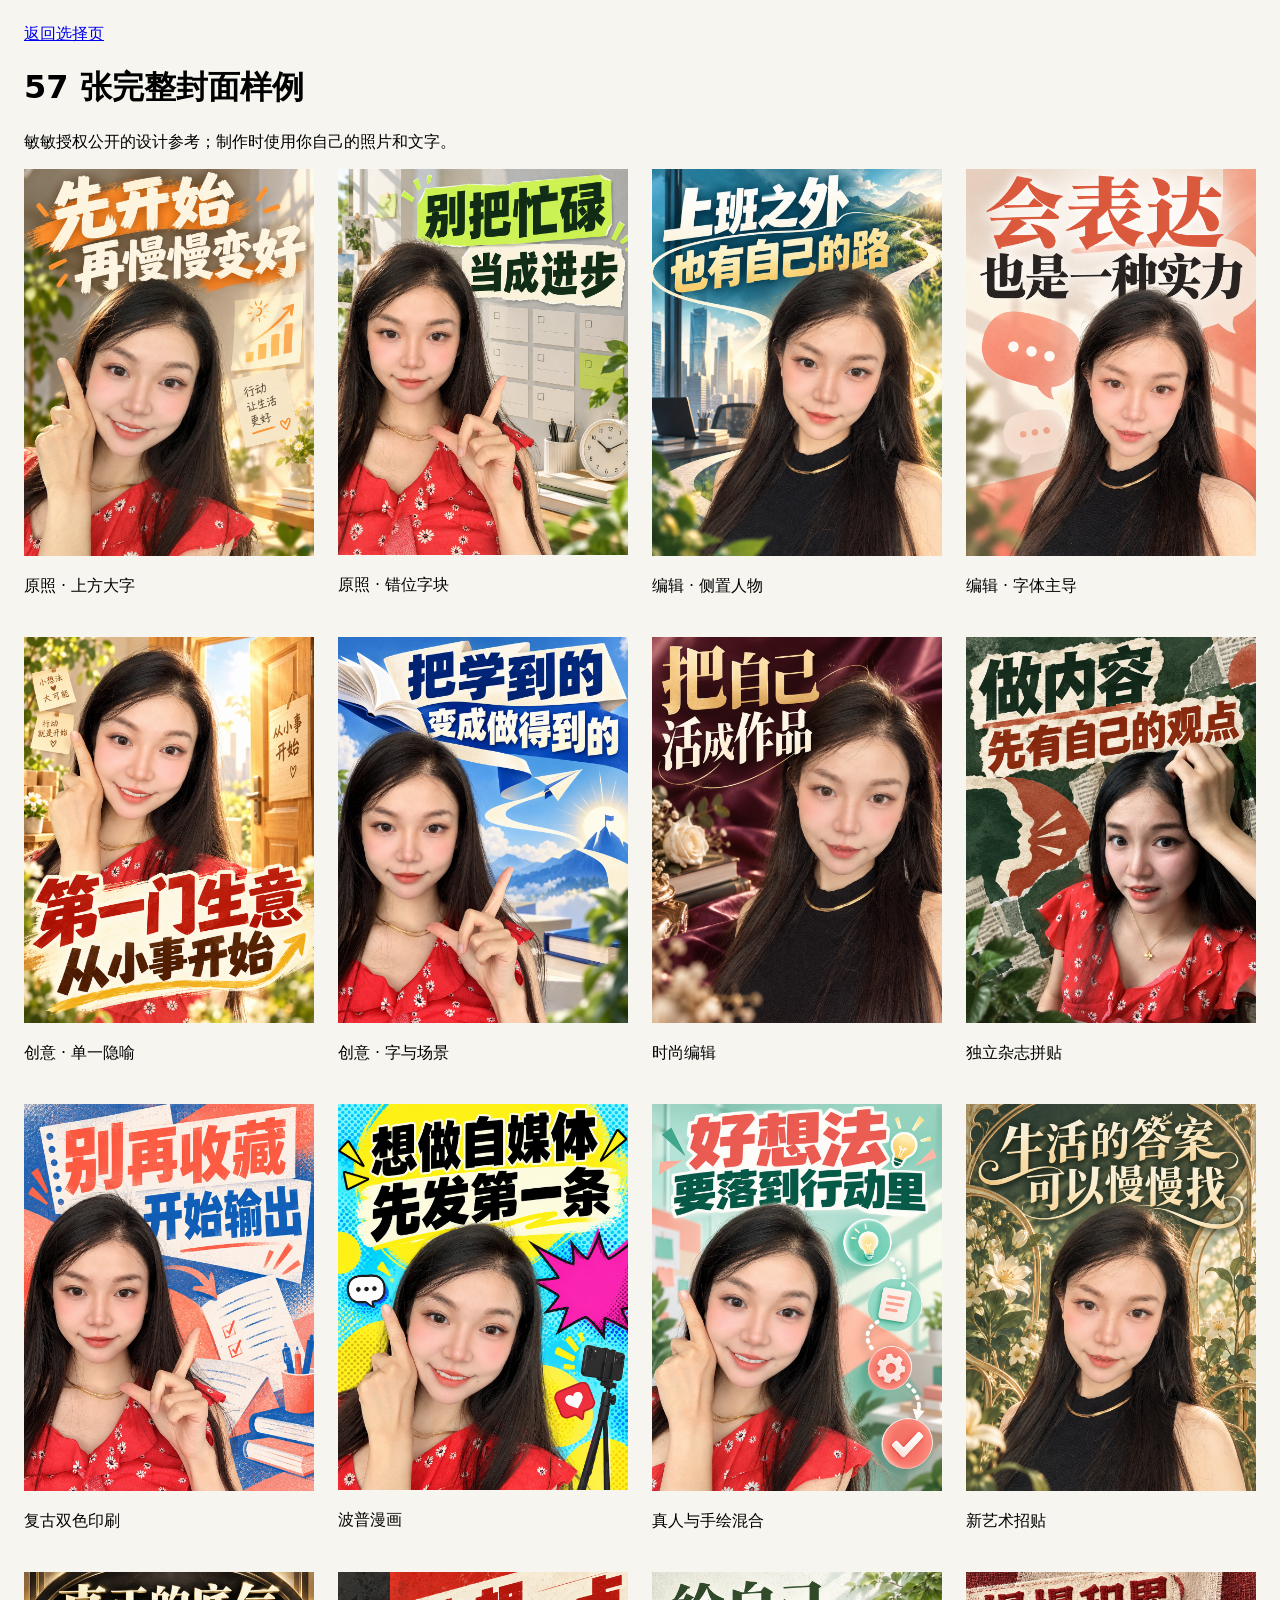
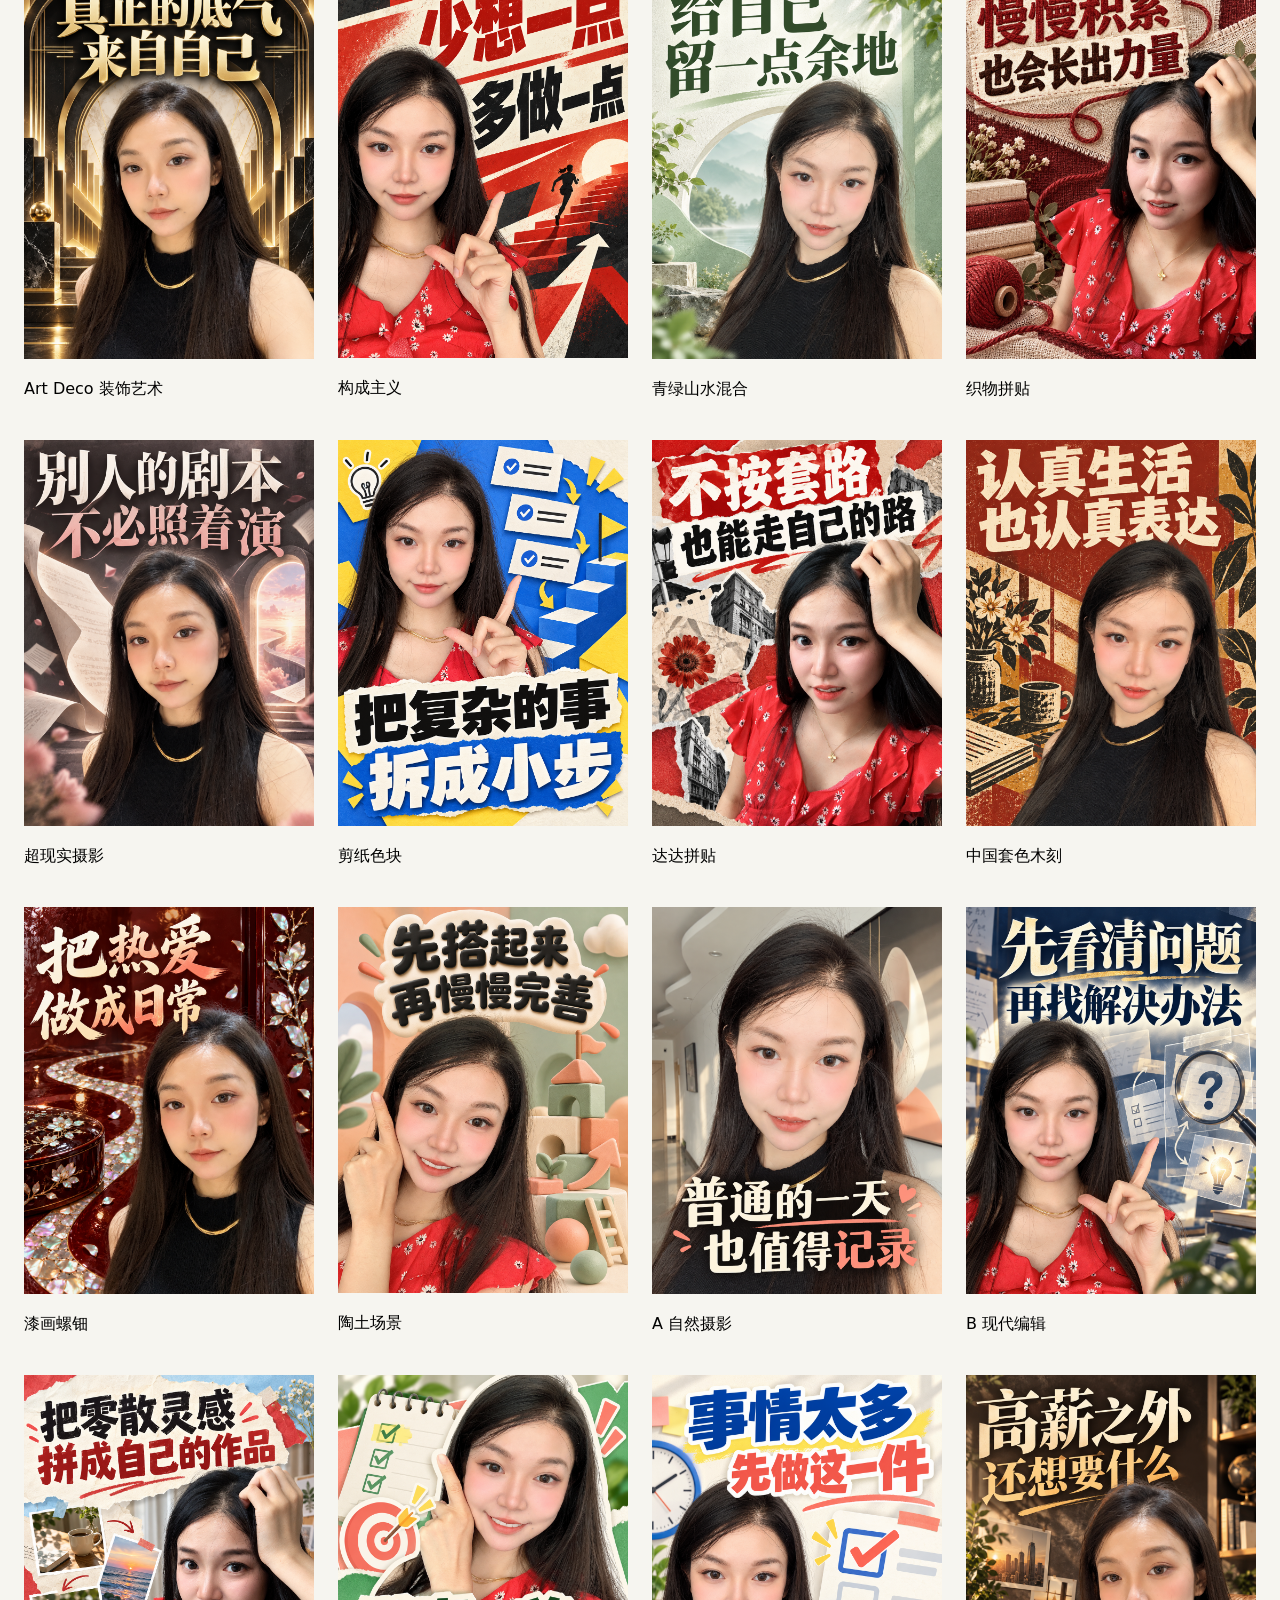
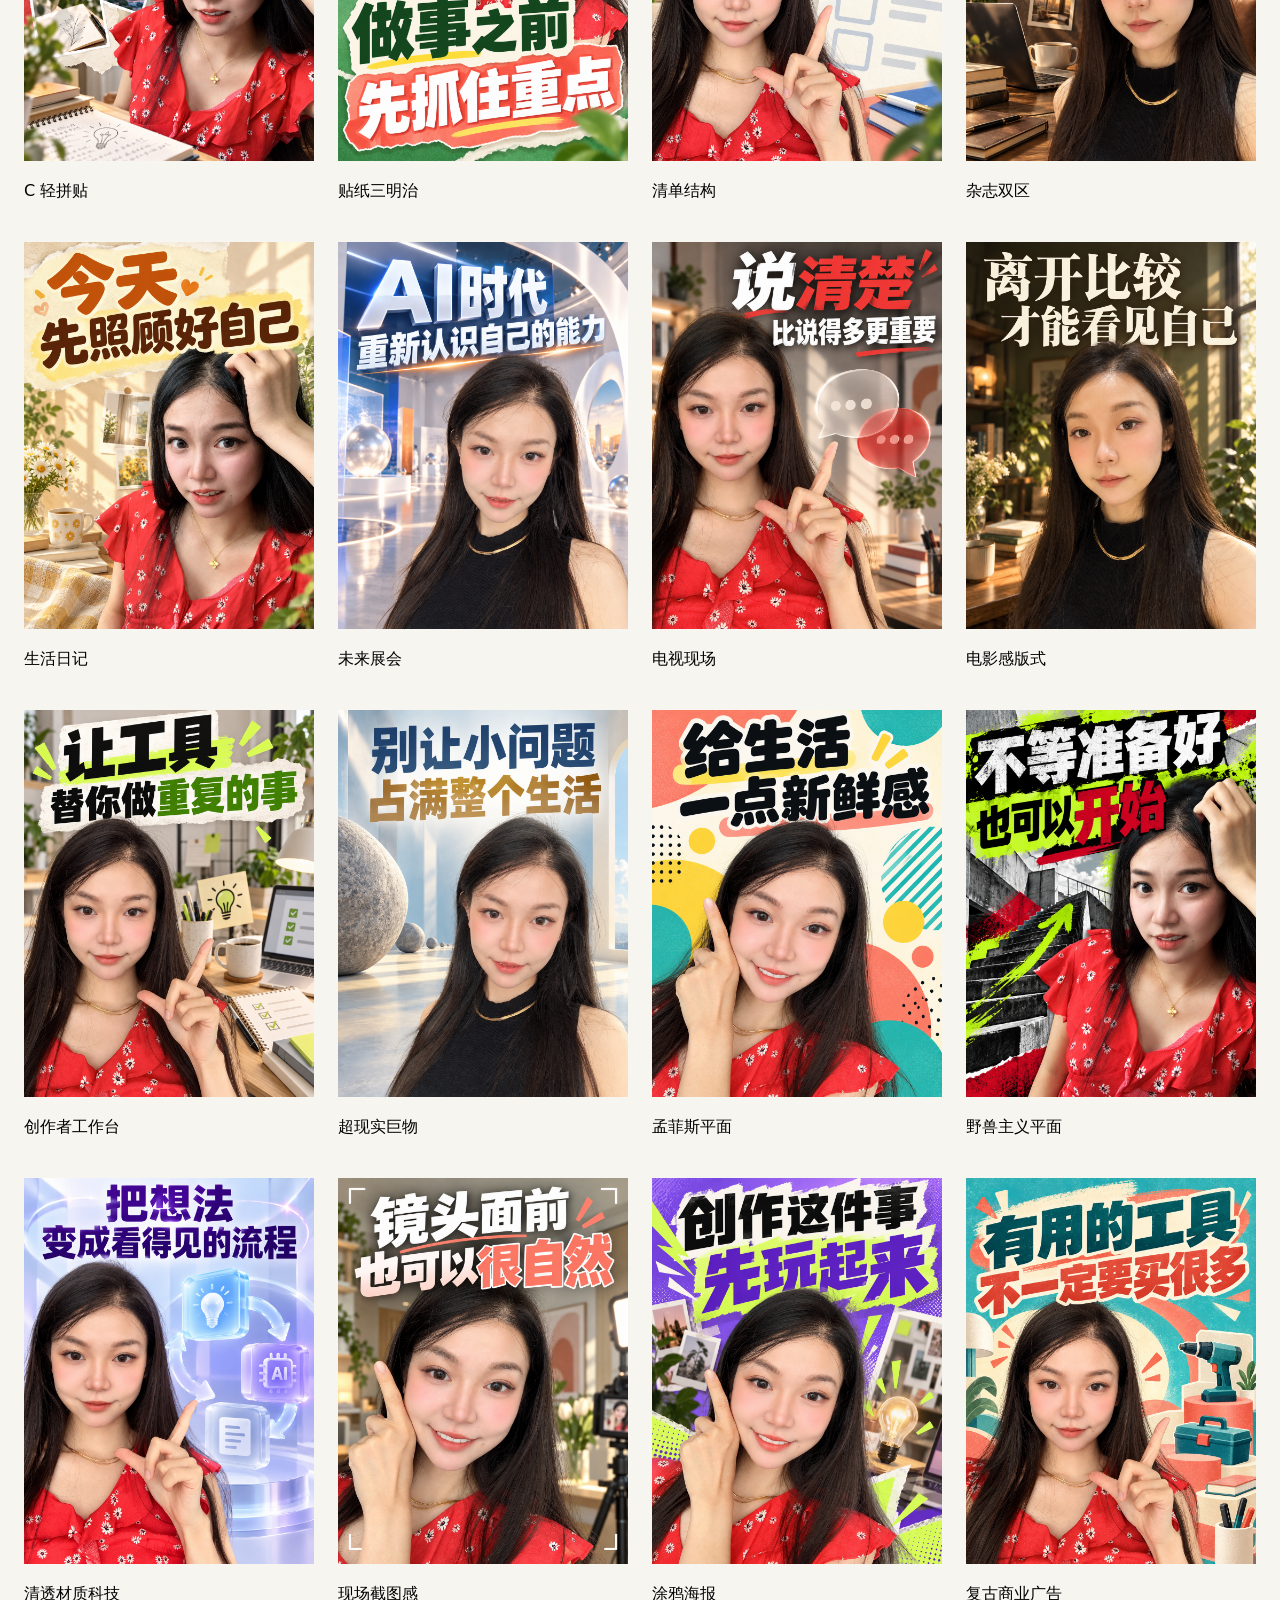
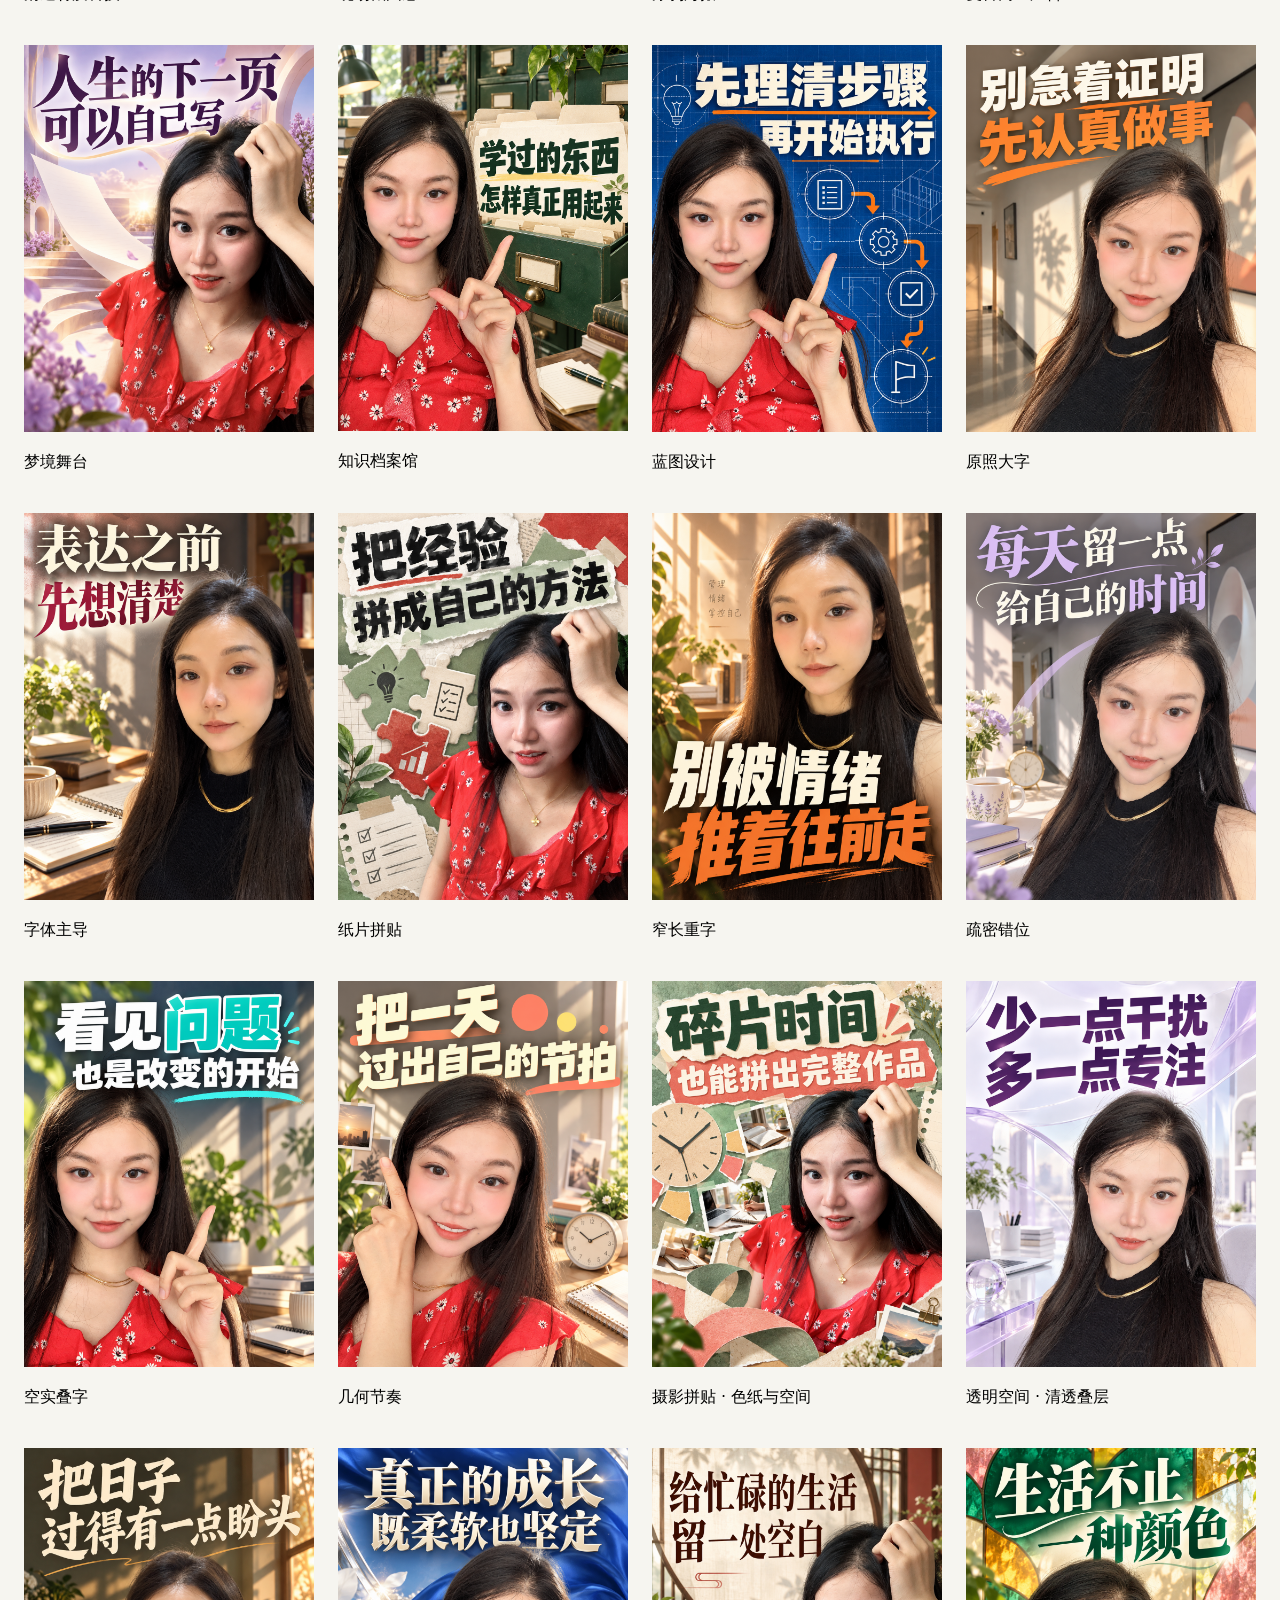
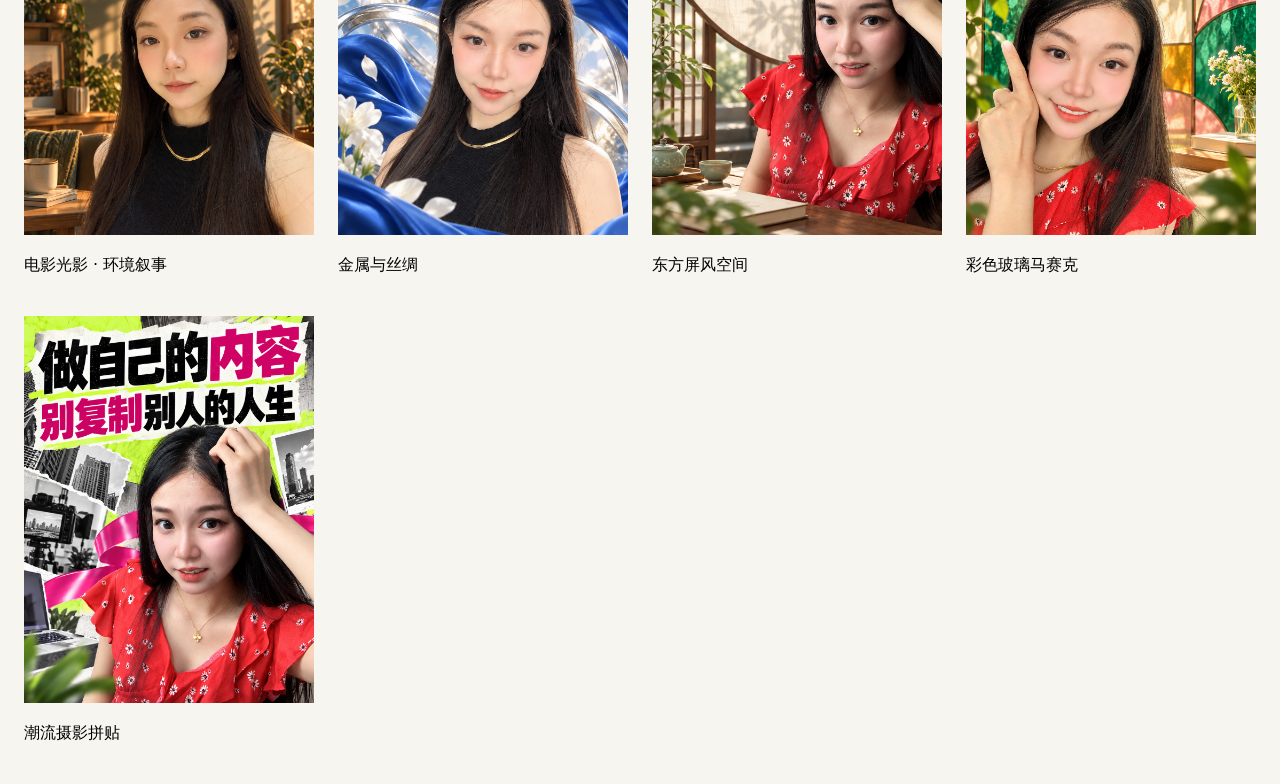
<file: assets/style-wall/samples.html>
<!doctype html><html lang="zh-CN"><meta charset="utf-8"><meta name="viewport" content="width=device-width,initial-scale=1"><title>57 张完整封面样例</title><style>body{font:16px system-ui;margin:24px;background:#f6f5f0}main{display:grid;grid-template-columns:repeat(auto-fit,minmax(240px,1fr));gap:24px}img{width:100%}</style><a href="index.html">返回选择页</a><h1>57 张完整封面样例</h1><p>敏敏授权公开的设计参考；制作时使用你自己的照片和文字。</p><main><article><img loading="lazy" src="../samples/wall-01.png"><p>原照 · 上方大字</p></article><article><img loading="lazy" src="../samples/wall-02.png"><p>原照 · 错位字块</p></article><article><img loading="lazy" src="../samples/wall-03.png"><p>编辑 · 侧置人物</p></article><article><img loading="lazy" src="../samples/wall-04.png"><p>编辑 · 字体主导</p></article><article><img loading="lazy" src="../samples/wall-05.png"><p>创意 · 单一隐喻</p></article><article><img loading="lazy" src="../samples/wall-06.png"><p>创意 · 字与场景</p></article><article><img loading="lazy" src="../samples/wall-08.png"><p>时尚编辑</p></article><article><img loading="lazy" src="../samples/wall-09.png"><p>独立杂志拼贴</p></article><article><img loading="lazy" src="../samples/wall-10.png"><p>复古双色印刷</p></article><article><img loading="lazy" src="../samples/wall-11.png"><p>波普漫画</p></article><article><img loading="lazy" src="../samples/wall-12.png"><p>真人与手绘混合</p></article><article><img loading="lazy" src="../samples/wall-13.png"><p>新艺术招贴</p></article><article><img loading="lazy" src="../samples/wall-14.png"><p>Art Deco 装饰艺术</p></article><article><img loading="lazy" src="../samples/wall-15.png"><p>构成主义</p></article><article><img loading="lazy" src="../samples/wall-16.png"><p>青绿山水混合</p></article><article><img loading="lazy" src="../samples/wall-17.png"><p>织物拼贴</p></article><article><img loading="lazy" src="../samples/wall-18.png"><p>超现实摄影</p></article><article><img loading="lazy" src="../samples/wall-19.png"><p>剪纸色块</p></article><article><img loading="lazy" src="../samples/wall-20.png"><p>达达拼贴</p></article><article><img loading="lazy" src="../samples/wall-22.png"><p>中国套色木刻</p></article><article><img loading="lazy" src="../samples/wall-23.png"><p>漆画螺钿</p></article><article><img loading="lazy" src="../samples/wall-24.png"><p>陶土场景</p></article><article><img loading="lazy" src="../samples/wall-25.png"><p>A 自然摄影</p></article><article><img loading="lazy" src="../samples/wall-26.png"><p>B 现代编辑</p></article><article><img loading="lazy" src="../samples/wall-27.png"><p>C 轻拼贴</p></article><article><img loading="lazy" src="../samples/wall-28.png"><p>贴纸三明治</p></article><article><img loading="lazy" src="../samples/wall-29.png"><p>清单结构</p></article><article><img loading="lazy" src="../samples/wall-30.png"><p>杂志双区</p></article><article><img loading="lazy" src="../samples/wall-31.png"><p>生活日记</p></article><article><img loading="lazy" src="../samples/wall-32.png"><p>未来展会</p></article><article><img loading="lazy" src="../samples/wall-33.png"><p>电视现场</p></article><article><img loading="lazy" src="../samples/wall-34.png"><p>电影感版式</p></article><article><img loading="lazy" src="../samples/wall-35.png"><p>创作者工作台</p></article><article><img loading="lazy" src="../samples/wall-36.png"><p>超现实巨物</p></article><article><img loading="lazy" src="../samples/wall-37.png"><p>孟菲斯平面</p></article><article><img loading="lazy" src="../samples/wall-38.png"><p>野兽主义平面</p></article><article><img loading="lazy" src="../samples/wall-39.png"><p>清透材质科技</p></article><article><img loading="lazy" src="../samples/wall-40.png"><p>现场截图感</p></article><article><img loading="lazy" src="../samples/wall-41.png"><p>涂鸦海报</p></article><article><img loading="lazy" src="../samples/wall-42.png"><p>复古商业广告</p></article><article><img loading="lazy" src="../samples/wall-43.png"><p>梦境舞台</p></article><article><img loading="lazy" src="../samples/wall-44.png"><p>知识档案馆</p></article><article><img loading="lazy" src="../samples/wall-45.png"><p>蓝图设计</p></article><article><img loading="lazy" src="../samples/wall-t-real-top.png"><p>原照大字</p></article><article><img loading="lazy" src="../samples/wall-t-edit-type.png"><p>字体主导</p></article><article><img loading="lazy" src="../samples/wall-t-real-block.png"><p>纸片拼贴</p></article><article><img loading="lazy" src="../samples/wall-r01.png"><p>窄长重字</p></article><article><img loading="lazy" src="../samples/wall-r02.png"><p>疏密错位</p></article><article><img loading="lazy" src="../samples/wall-r03.png"><p>空实叠字</p></article><article><img loading="lazy" src="../samples/wall-r04.png"><p>几何节奏</p></article><article><img loading="lazy" src="../samples/wall-w01.png"><p>摄影拼贴 · 色纸与空间</p></article><article><img loading="lazy" src="../samples/wall-w02.png"><p>透明空间 · 清透叠层</p></article><article><img loading="lazy" src="../samples/wall-w03.png"><p>电影光影 · 环境叙事</p></article><article><img loading="lazy" src="../samples/wall-n01.png"><p>金属与丝绸</p></article><article><img loading="lazy" src="../samples/wall-n02.png"><p>东方屏风空间</p></article><article><img loading="lazy" src="../samples/wall-n03.png"><p>彩色玻璃马赛克</p></article><article><img loading="lazy" src="../samples/wall-n04.png"><p>潮流摄影拼贴</p></article></main></html>
</file>
